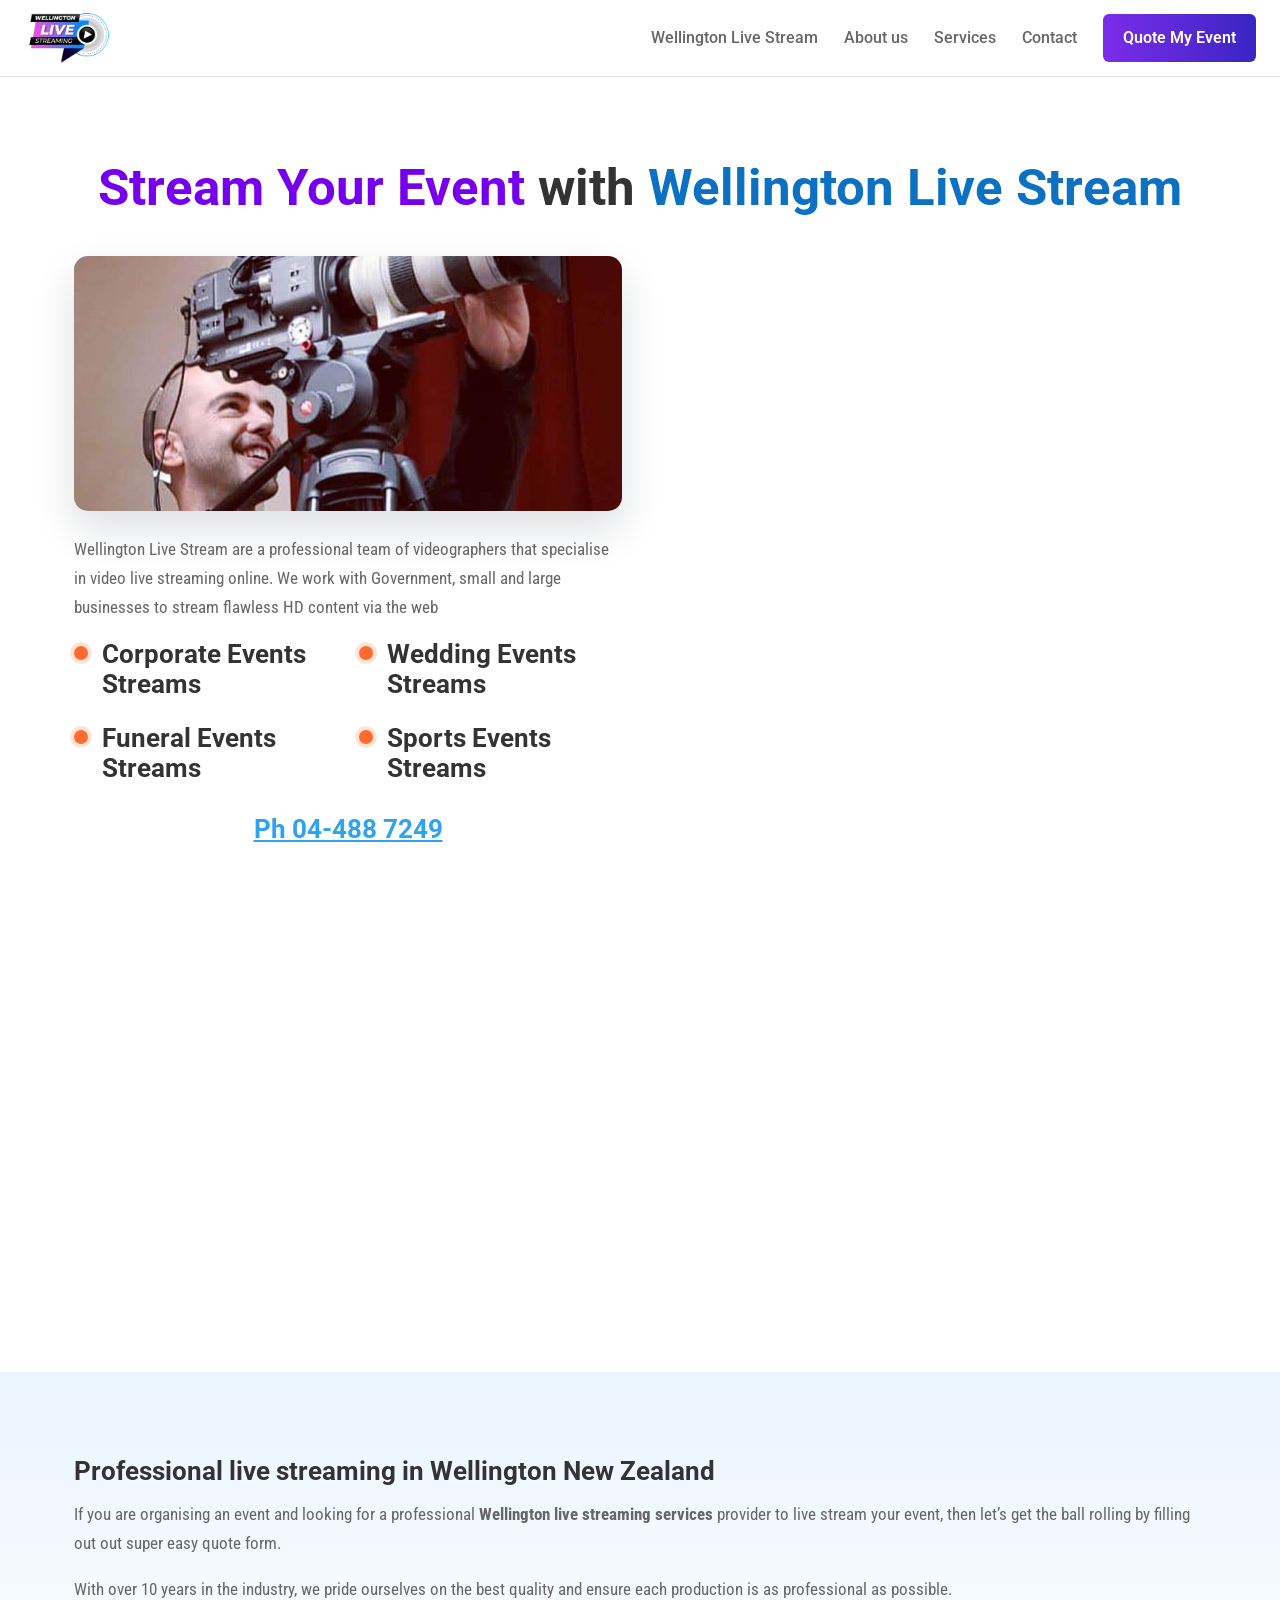
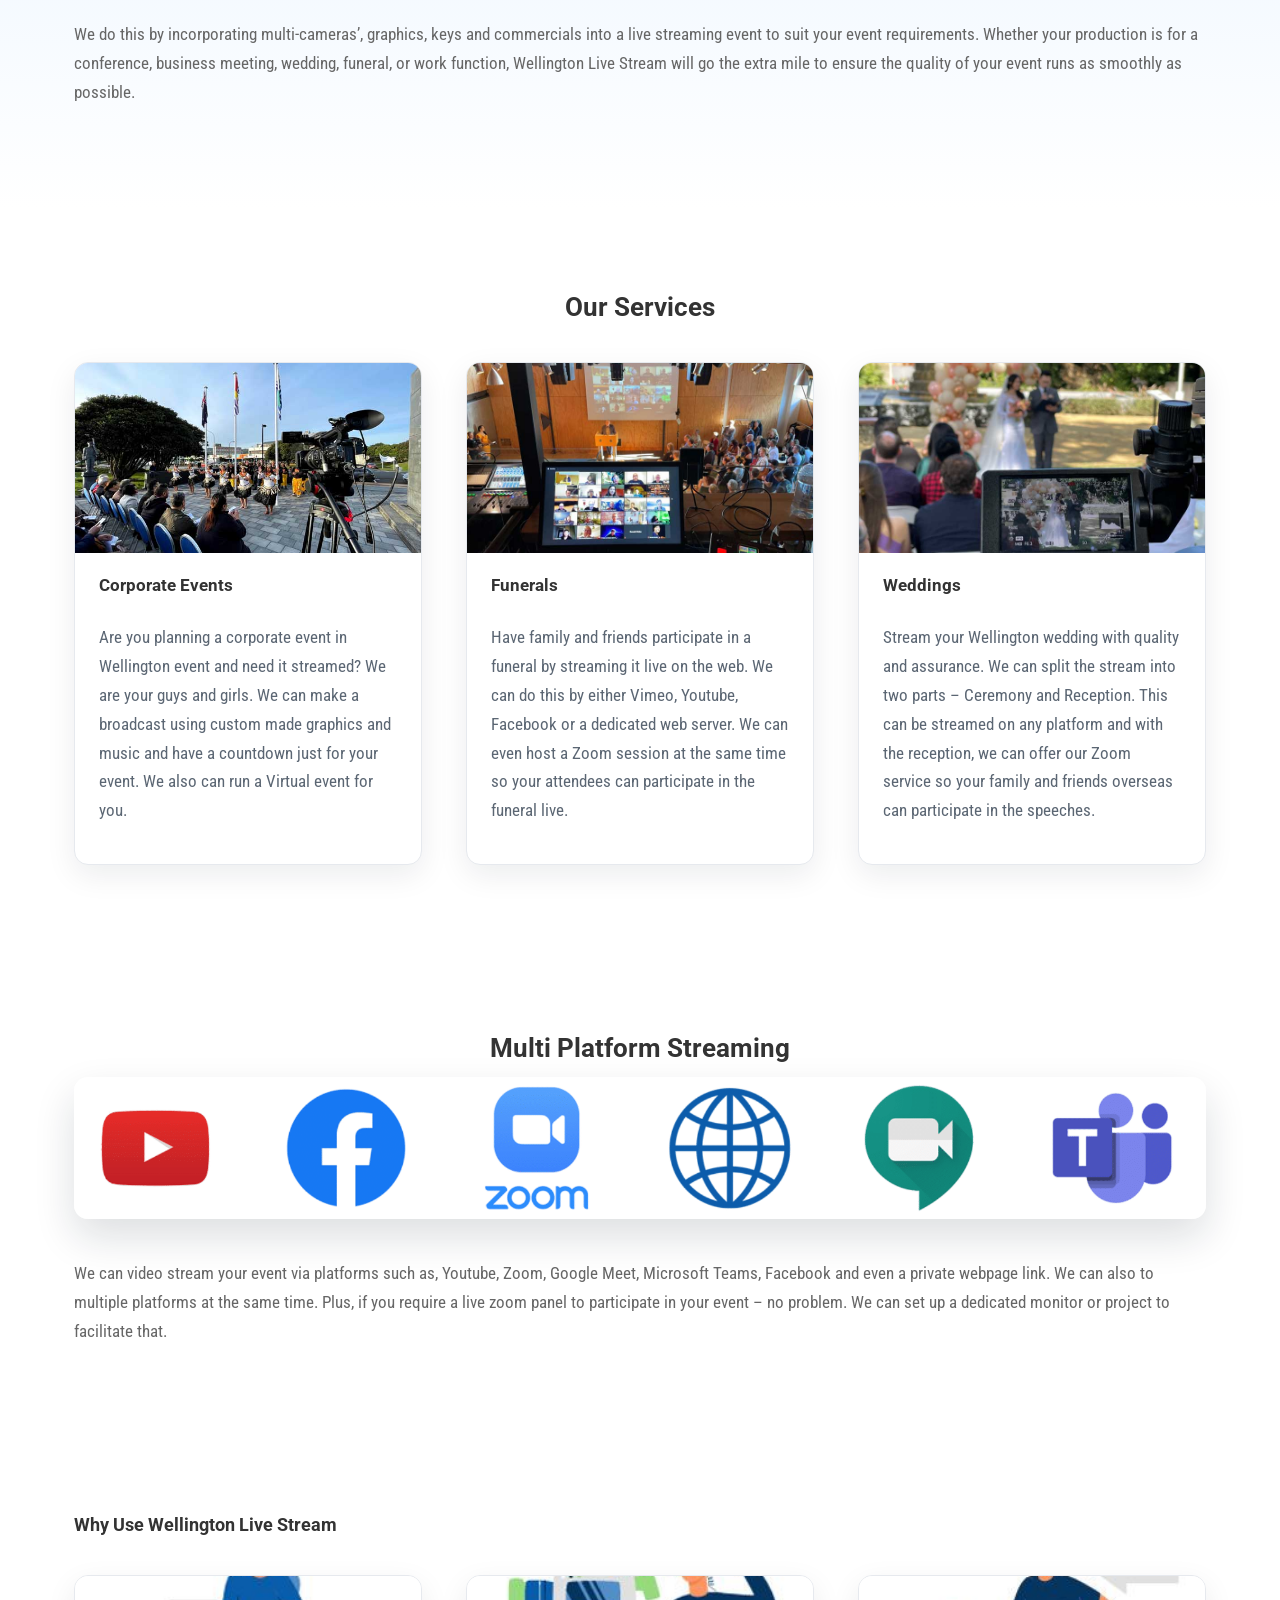
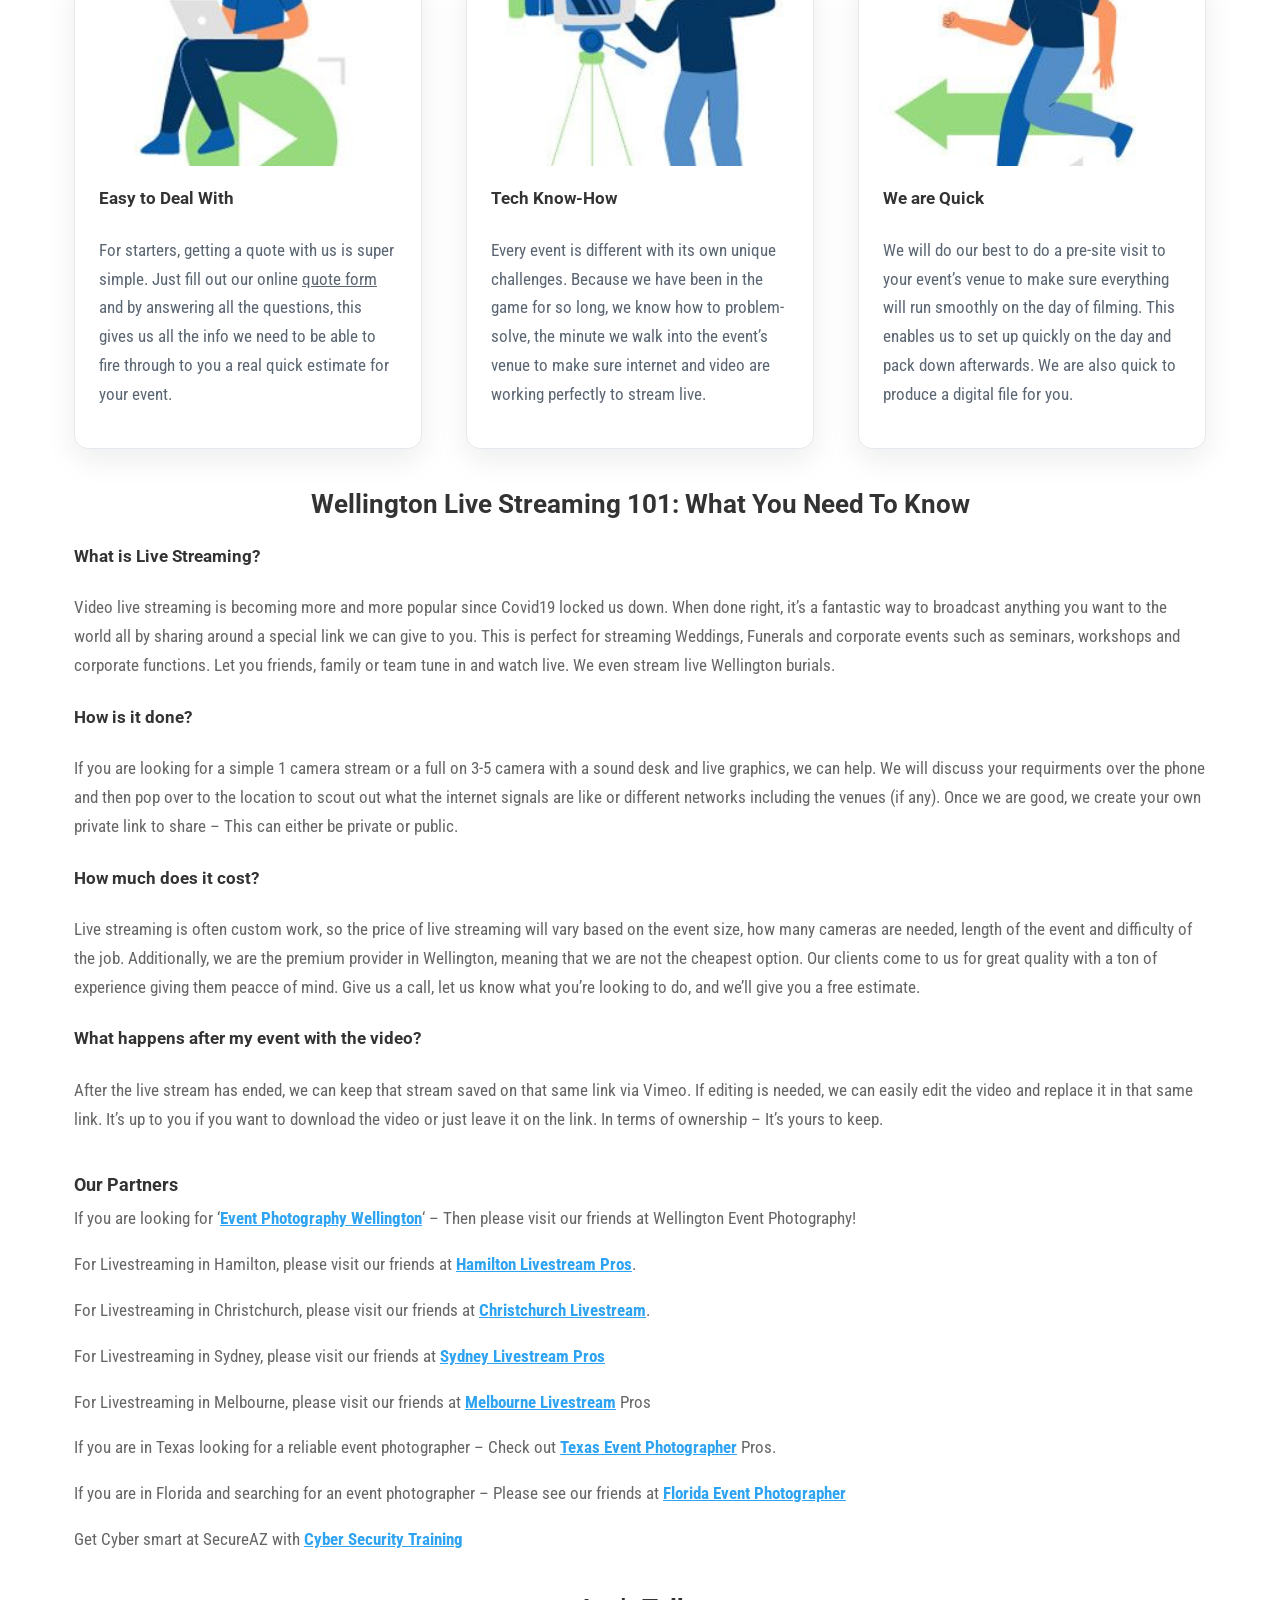
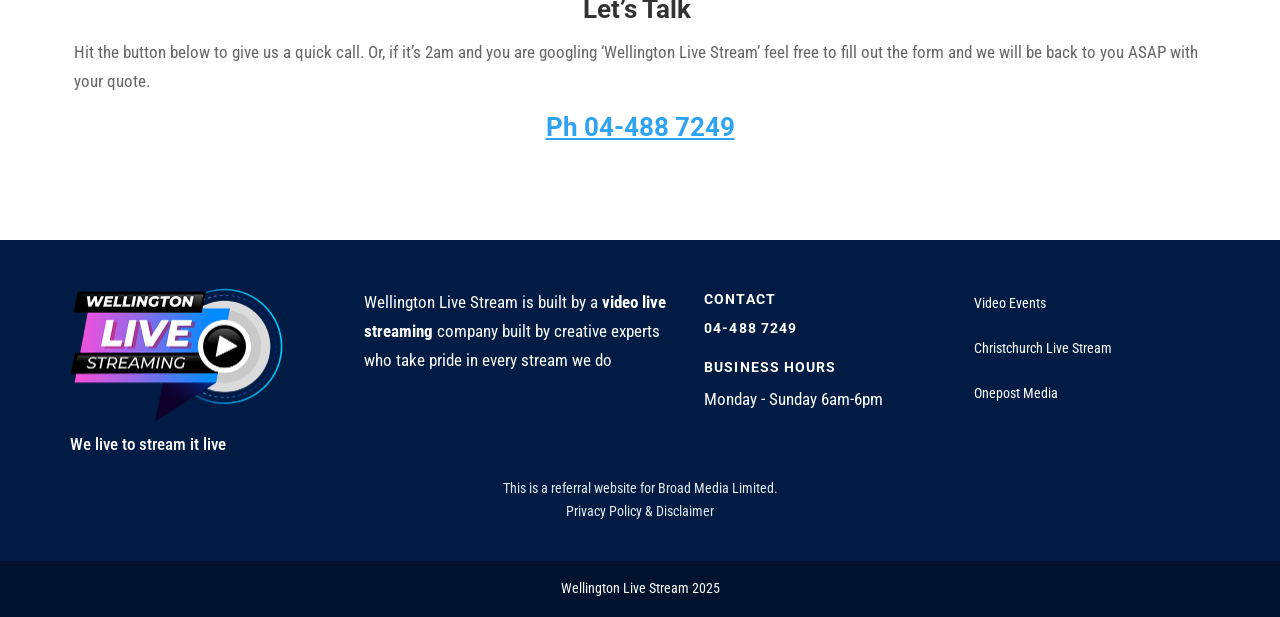
<file: index.html>
<!doctype html>
<html lang="en-NZ">
<head>
<!-- Google tag (gtag.js) -->
<script async src="https://www.googletagmanager.com/gtag/js?id=G-CTC9TEWYFM"></script>
<script>
  window.dataLayer = window.dataLayer || [];
  function gtag(){dataLayer.push(arguments);}
  gtag('js', new Date());
  gtag('config', 'G-CTC9TEWYFM');
  gtag('config', 'AW-11038579753');
</script>
<meta charset="UTF-8">
<meta name="viewport" content="width=device-width, initial-scale=1.0">
<link rel="icon" href="/favicon-32.png" sizes="32x32" type="image/png">
<link rel="icon" href="/favicon-192.png" sizes="192x192" type="image/png">
<link rel="apple-touch-icon" href="/apple-touch-icon.png">
<title>Wellington Live Stream - Event Video Live Streaming in Wellington</title>
<meta name="description" content="Video Live stream your Wellington event online with our professional service. Live Walkthroughs, Online HD Stream, Government and Business">
<meta name="robots" content="index, follow, max-image-preview:large, max-snippet:-1, max-video-preview:-1">
<link rel="canonical" href="https://wellingtonlivestream.co.nz/">
<meta property="og:locale" content="en_US">
<meta property="og:type" content="website">
<meta property="og:title" content="Wellington Live Stream - Event Video Live Streaming in Wellington">
<meta property="og:description" content="Video Live stream your Wellington event online with our professional service. Live Walkthroughs, Online HD Stream, Government and Business">
<meta property="og:url" content="https://wellingtonlivestream.co.nz/">
<meta property="og:site_name" content="Wellington Live stream - Online Video Live Streaming in Wellington NZ">
<meta property="og:image" content="https://fast.wistia.com/embed/medias/d3iaprfxdb/swatch">
<meta name="twitter:card" content="summary_large_image">
<script type="application/ld+json">{"@context": "https://schema.org", "@graph": [{"@type": "WebPage", "@id": "https://wellingtonlivestream.co.nz/", "url": "https://wellingtonlivestream.co.nz/", "name": "Wellington Live Stream - Event Video Live Streaming in Wellington", "isPartOf": {"@id": "https://wellingtonlivestream.co.nz/#website"}, "about": {"@id": "https://wellingtonlivestream.co.nz/#organization"}, "primaryImageOfPage": {"@id": "https://wellingtonlivestream.co.nz/#primaryimage"}, "image": {"@id": "https://wellingtonlivestream.co.nz/#primaryimage"}, "thumbnailUrl": "https://fast.wistia.com/embed/medias/d3iaprfxdb/swatch", "datePublished": "2020-09-24T22:55:16+00:00", "dateModified": "2025-05-12T10:06:31+00:00", "description": "Video Live stream your Wellington event online with our professional service. Live Walkthroughs, Online HD Stream, Government and Business", "breadcrumb": {"@id": "https://wellingtonlivestream.co.nz/#breadcrumb"}, "inLanguage": "en-US", "potentialAction": [{"@type": "ReadAction", "target": ["https://wellingtonlivestream.co.nz/"]}]}, {"@type": "ImageObject", "inLanguage": "en-US", "@id": "https://wellingtonlivestream.co.nz/#primaryimage", "url": "https://fast.wistia.com/embed/medias/d3iaprfxdb/swatch", "contentUrl": "https://fast.wistia.com/embed/medias/d3iaprfxdb/swatch"}, {"@type": "BreadcrumbList", "@id": "https://wellingtonlivestream.co.nz/#breadcrumb", "itemListElement": [{"@type": "ListItem", "position": 1, "name": "Home"}]}, {"@type": "WebSite", "@id": "https://wellingtonlivestream.co.nz/#website", "url": "https://wellingtonlivestream.co.nz/", "name": "Wellington Live stream - Online Video Live Streaming in Wellington NZ", "description": "Video Live stream your Wellington event online with our professional service. Live Walkthroughs, Online HD Stream, Government and Business", "publisher": {"@id": "https://wellingtonlivestream.co.nz/#organization"}, "inLanguage": "en-US"}, {"@type": "Organization", "@id": "https://wellingtonlivestream.co.nz/#organization", "name": "Wellington Live stream", "url": "https://wellingtonlivestream.co.nz/", "logo": {"@type": "ImageObject", "inLanguage": "en-US", "@id": "https://wellingtonlivestream.co.nz/#/schema/logo/image/", "url": "https://wellingtonlivestream.co.nz/images/logo.svg", "contentUrl": "https://wellingtonlivestream.co.nz/images/logo.svg", "width": "1024", "height": "1024", "caption": "Wellington Live stream"}, "image": {"@id": "https://wellingtonlivestream.co.nz/#/schema/logo/image/"}}]}</script>
<script type="application/ld+json">{"@context": "https://schema.org", "@type": ["LocalBusiness", "ProfessionalService"], "@id": "https://wellingtonlivestream.co.nz/#localbusiness", "name": "Wellington Live Stream", "url": "https://wellingtonlivestream.co.nz/", "telephone": "+6444887249", "email": "hello@wellingtonlivestream.co.nz", "image": "https://wellingtonlivestream.co.nz/images/Wellington-livestreaming-logo.png", "logo": "https://wellingtonlivestream.co.nz/images/Wellington-livestreaming-logo.png", "description": "Professional live streaming, event video and photography in Wellington, New Zealand.", "priceRange": "$$", "areaServed": {"@type": "City", "name": "Wellington"}, "address": {"@type": "PostalAddress", "addressLocality": "Wellington", "addressCountry": "NZ"}, "openingHoursSpecification": [{"@type": "OpeningHoursSpecification", "dayOfWeek": ["Monday", "Tuesday", "Wednesday", "Thursday", "Friday", "Saturday", "Sunday"], "opens": "06:00", "closes": "18:00"}], "makesOffer": [{"@type": "Offer", "itemOffered": {"@type": "Service", "name": "Corporate Events Live Streaming"}}, {"@type": "Offer", "itemOffered": {"@type": "Service", "name": "Funeral Live Streaming"}}, {"@type": "Offer", "itemOffered": {"@type": "Service", "name": "Wedding Live Streaming"}}]}</script>
<link rel="preconnect" href="https://fonts.googleapis.com">
<link rel="preconnect" href="https://fonts.gstatic.com" crossorigin>
<link rel="preload" as="style" href="https://fonts.googleapis.com/css2?family=Roboto:wght@400;500;700;900&family=Roboto+Condensed:wght@400;500;700&display=swap" onload="this.onload=null;this.rel='stylesheet'">
<noscript><link rel="stylesheet" href="https://fonts.googleapis.com/css2?family=Roboto:wght@400;500;700;900&family=Roboto+Condensed:wght@400;500;700&display=swap"></noscript>
<link rel="stylesheet" href="/css/style.css">
<style id="mnfix">.mobile-menu.open{max-height:calc(100vh - 150px);max-height:calc(100dvh - 150px);overflow-y:auto;-webkit-overflow-scrolling:touch;overscroll-behavior:contain}.mobile-menu.msub-ready .mobile-submenu{display:none}.mobile-menu.msub-ready .mobile-submenu.open{display:flex}.mobile-menu a.msub-parent{display:flex;justify-content:space-between;align-items:center}.mobile-menu a.msub-parent::after{content:"";width:8px;height:8px;border-right:2px solid currentColor;border-bottom:2px solid currentColor;transform:rotate(45deg);margin-right:6px;transition:transform .2s}.mobile-menu a.msub-parent[aria-expanded=true]::after{transform:rotate(-135deg)}</style></head>
<body class="">
<header class="classic">
  <div class="c-head wrap">
    <a href="/" class="brand"><img src="/images/Wellington-livestreaming-logo.png" alt="Wellington Live Stream" width="480" height="300"></a>
    <nav class="links"><a href="/">Wellington Live Stream</a><a href="/about-us/">About us</a><a href="/services/">Services</a><a href="/contact/">Contact</a><a href="#quote">Quote My Event</a></nav>
    <button type="button" class="hamburger-btn" id="hamburgerBtn" aria-label="Open menu" aria-expanded="false"><svg viewBox="0 0 24 24" fill="none" stroke="#fff" stroke-width="2.4" stroke-linecap="round" stroke-linejoin="round"><path d="M4 7h16M4 12h16M4 17h16"/></svg></button>
  </div>
  <div class="mobile-menu" id="mobileMenu"><a href="/">Wellington Live Stream</a><a href="/about-us/">About us</a><a href="/services/">Services</a><a href="/contact/">Contact</a><a href="#quote">Quote My Event</a><a href="tel:+6444887249" class="mobile-menu-phone">Call 04-488 7249</a></div>
</header>
<main>
<section class=""><div class="wrap"><div class="row"><div class="text"><h1><span style="color: #7600ed;">Stream Your Event</span> with <span style="color: #0c71c3;">Wellington Live Stream</span></h1></div></div><div class="row cols cols-2 formrow"><div class="col"><div class="figure"><img src="/images/bradjpg.jpg" alt="brisbane live streaming - brad on the job" width="800" height="372" loading="lazy" decoding="async"></div><div class="text"><p>Wellington Live Stream are a professional team of videographers that specialise in video live streaming online. We work with Government, small and large businesses to stream flawless HD content via the web</p>

<ul>
<li>
<h2>Corporate Events Streams</h2>
</li>
<li>
<h2>Wedding Events Streams</h2>
</li>
<li>
<h2>Funeral Events Streams</h2>
</li>
<li>
<h2>Sports Events Streams</h2>
</li>
</ul></div><div class="text"><h2><a href="tel:+6444887249">Ph 04-488 7249</a></h2></div></div><div class="col"><div class="form-card" id=quote><iframe src="https://api.leadconnectorhq.com/widget/form/z7brEDOnfsUhMDEml6hc" style="width:100%;height:100%;min-height:1023px;border:none;border-radius:14px" id="inline-z7brEDOnfsUhMDEml6hc" data-layout="{'id':'INLINE'}" data-trigger-type="alwaysShow" data-trigger-value="" data-activation-type="alwaysActivated" data-activation-value="" data-deactivation-type="neverDeactivate" data-deactivation-value="" data-form-name="Welly Live Stream" data-height="1023" data-layout-iframe-id="inline-z7brEDOnfsUhMDEml6hc" data-form-id="z7brEDOnfsUhMDEml6hc" data-cookie-consent="true" data-cookie-consent-provider="auto" title="Welly Live Stream"></iframe></div></div></div></div></section>
<section class="sec-grad"><div class="wrap"><div class="row"><div class="text">

<h2>Professional live streaming in Wellington New Zealand</h2>






<p>If you are organising an event and looking for a professional <strong>Wellington live streaming services</strong> provider to live stream your event, then let’s get the ball rolling by filling out out super easy quote form.</p>
<p>With over 10 years in the industry, we pride ourselves on the best quality and ensure each production is as professional as possible.</p>
<p>We do this by incorporating multi-cameras’, graphics, keys and commercials into a live streaming event to suit your event requirements. Whether your production is for a  conference, business meeting, wedding, funeral, or work function, Wellington Live Stream will go the extra mile to ensure the quality of your event runs as smoothly as possible.</p>


</div></div></div></section>
<section class=""><div class="wrap"><div class="row"><div class="text"><h2>Our Services</h2></div></div><div class="row cols cols-3"><div class="col"><div class="blurb"><div class="figure"><img src="/images/Filming-1.jpg" alt="Corporate event live streaming" width="617" height="347" loading="lazy" decoding="async"></div><h4>Corporate Events</h4><p>Are you planning a corporate event in Wellington event and need it streamed? We are your guys and girls. We can make a broadcast using custom made graphics and music and have a countdown just for your event. We also can run a Virtual event for you.</p></div></div><div class="col"><div class="blurb"><div class="figure"><img src="/images/Filming-5.jpg" alt="Funeral Wellington Livestreaming" width="768" height="432" loading="lazy" decoding="async"></div><h4>Funerals</h4><p>Have family and friends participate in a funeral by streaming it live on the web. We can do this by either Vimeo, Youtube, Facebook or a dedicated web server. We can even host a Zoom session at the same time so your attendees can participate in the funeral live.</p></div></div><div class="col"><div class="blurb"><div class="figure"><img src="/images/Filming-6.jpg" alt="Wellington Wedding Live Streaming" width="768" height="432" loading="lazy" decoding="async"></div><h4>Weddings</h4><p>Stream your Wellington wedding with quality and assurance. We can split the stream into two parts – Ceremony and Reception. This can be streamed on any platform and with the reception, we can offer our Zoom service so your family and friends overseas can participate in the speeches.</p></div></div></div></div></section>
<section class=""><div class="wrap"><div class="row"><div class="text">

<h2>Multi Platform Streaming</h2>








</div><div class="figure"><img src="/images/Screen-Shot-2020-10-27-at-12.07.39-AM.png" alt="We can stream live to microsoft teams, google meet, youtube, facebook, zoom and a private web server" width="1794" height="226" loading="lazy" decoding="async"></div></div><div class="row"><div class="text">
We can video stream your event via platforms such as, Youtube, Zoom, Google Meet, Microsoft Teams, Facebook and even a private webpage link. We can also to multiple platforms at the same time. Plus, if you require a live zoom panel to participate in your event – no problem. We can set up a dedicated monitor or project to facilitate that.

</div></div></div></section>
<section class=""><div class="wrap"><div class="row"><div class="text"><h3>Why Use Wellington Live Stream</h3></div></div><div class="row cols cols-3"><div class="col"><div class="blurb"><div class="figure"><img src="/images/Easy-to-deal-with.jpg" alt="wellington live stream - why use our service - Easy to deal with" width="280" height="280" loading="lazy" decoding="async"></div><h4>Easy to Deal With</h4><p>For starters, getting a quote with us is super simple. Just fill out our online <a href="https://wellingtonlivestream/quote" target="_blank" rel="noopener">quote form</a> and by answering all the questions, this gives us all the info we need to be able to fire through to you a real quick estimate for your event.</p></div></div><div class="col"><div class="blurb"><div class="figure"><img src="/images/Tech-Know-how.jpg" alt="wellington live stream - why use our service - easy to use" width="280" height="280" loading="lazy" decoding="async"></div><h4>Tech Know-How</h4><p>Every event is different with its own unique challenges. Because we have been in the game for so long, we know how to problem-solve, the minute we walk into the event’s venue to make sure internet and video are working perfectly to stream live.</p></div></div><div class="col"><div class="blurb"><div class="figure"><img src="/images/We-are-Quick.jpg" alt="wellington live stream - we are quick at what we do" width="280" height="280" loading="lazy" decoding="async"></div><h4>We are Quick</h4><p>We will do our best to do a pre-site visit to your event’s venue to make sure everything will run smoothly on the day of filming. This enables us to set up quickly on the day and pack down afterwards. We are also quick to produce a digital file for you.</p></div></div></div><div class="row"><div class="text"><h2>Wellington Live Streaming 101: What You Need To Know</h2></div><div class="text"><h4>What is Live Streaming?</h4>
<p>Video live streaming is becoming more and more popular since Covid19 locked us down. When done right, it’s a fantastic way to broadcast anything you want to the world all by sharing around a special link we can give to you. This is perfect for streaming Weddings, Funerals and corporate events such as seminars, workshops and corporate functions. Let you friends, family or team tune in and watch live. We even stream live Wellington burials.</p>
<h4>How is it done?</h4>
<p>If you are looking for a simple 1 camera stream or a full on 3-5 camera with a sound desk and live graphics, we can help. We will discuss your requirments over the phone and then pop over to the location to scout out what the internet signals are like or different networks including the venues (if any). Once we are good, we create your own private link to share – This can either be private or public.</p>
<h4>How much does it cost?</h4>
<p>Live streaming is often custom work, so the price of live streaming will vary based on the event size, how many cameras are needed, length of the event and difficulty of the job. Additionally, we are the premium provider in Wellington, meaning that we are not the cheapest option. Our clients come to us for great quality with a ton of experience giving them peacce of mind. Give us a call, let us know what you’re looking to do, and we’ll give you a free estimate.</p>
<h4>What happens after my event with the video?</h4>
<p>After the live stream has ended, we can keep that stream saved on that same link via Vimeo. If editing is needed, we can easily edit the video and replace it in that same link. It’s up to you if you want to download the video or just leave it on the link. In terms of ownership – It’s yours to keep.</p></div></div><div class="row"><div class="text"><h3>Our Partners</h3>
<p>If you are looking for ‘<a href="https://eventphotographywellington.co.nz/" target="_blank" rel="noopener">Event Photography Wellington</a>‘ – Then please visit our friends at Wellington Event Photography!</p>
<p>For Livestreaming in Hamilton, please visit our friends at <a href="https://hamiltonlivestream.co.nz/" target="_blank" rel="noopener">Hamilton Livestream Pros</a>.</p>
<p>For Livestreaming in Christchurch, please visit our friends at <a href="https://christchurchlivestream.co.nz/" target="_blank" rel="noopener">Christchurch Livestream</a>.</p>
<p>For Livestreaming in Sydney, please visit our friends at <a href="https://livestreamsydney.com.au/" target="_blank" rel="noopener">Sydney Livestream Pros</a></p>
<p>For Livestreaming in Melbourne, please visit our friends at <a href="https://melbournelivestreampros.com.au/" target="_blank" rel="noopener">Melbourne Livestream</a> Pros</p>
<p>If you are in Texas looking for a reliable event photographer – Check out <a href="https://eventphotographytx.com/" target="_blank" rel="noopener">Texas Event Photographer</a> Pros.</p>
<p>If you are in Florida and searching for an event photographer – Please see our friends at <a href="https://eventphotographyflorida.com/" target="_blank" rel="noopener">Florida Event Photographer</a></p>
<p>Get Cyber smart at SecureAZ with <a href="https://secureaz.co.nz/" target="_blank" rel="noopener">Cyber Security Training</a></p></div></div><div class="row"><div class="text">

<h2>Let’s Talk </h2>

</div><div class="text"><p>Hit the button below to give us a quick call. Or, if it’s 2am and you are googling ‘Wellington Live Stream’ feel free to fill out the form and we will be back to you ASAP with your quote.</p></div><div class="text"><h2><a href="tel:+6444887249">Ph 04-488 7249</a></h2></div></div></div></section>
</main>
<footer class="footer-wls">
  <div class="fw">
    <div><img src="/images/logo.png" alt="wellington online video streaming new zealand logo for home page" width="213" height="135" loading="lazy"><p class="cap">We live to stream it live</p></div>
    <div><p>Wellington Live Stream is built by a <strong>video live streaming</strong> company built by creative experts who take pride in every stream we do</p></div>
    <div><h4>Contact</h4><h4><a href="tel:+6444887249">04-488 7249</a></h4><h4 style="margin-top:14px">Business Hours</h4><p>Monday - Sunday 6am-6pm</p></div>
    <div><ul><li><a href="https://videoevents.co.nz" target="_blank" rel="noopener">Video Events</a></li><li><a href="https://christchurchlivestream.co.nz" target="_blank" rel="noopener">Christchurch Live Stream</a></li><li><a href="https://onepost.co.nz" target="_blank" rel="noopener">Onepost Media</a></li></ul></div>
  </div>
  <div class="disc">This is a referral website for Broad Media Limited.<br><a href="/privacy-policy/">Privacy Policy &amp; Disclaimer</a></div>
  <div class="bot">Wellington Live Stream 2025</div>
</footer>
<script>
(function(){var b=document.getElementById('hamburgerBtn'),m=document.getElementById('mobileMenu');if(!b||!m)return;b.addEventListener('click',function(){var o=m.classList.toggle('open');b.setAttribute('aria-expanded',o?'true':'false');});})();
</script>
<script src="https://link.msgsndr.com/js/form_embed.js" defer></script>
<script id="mnfixjs">(function(){var m=document.getElementById("mobileMenu");if(!m)return;m.querySelectorAll(".mobile-submenu").forEach(function(s){var p=s.previousElementSibling;if(!p||p.tagName!=="A")return;var a=document.createElement("a");a.href=p.getAttribute("href");a.textContent="All "+p.textContent.trim();s.insertBefore(a,s.firstChild);m.classList.add("msub-ready");p.classList.add("msub-parent");p.setAttribute("aria-expanded","false");p.addEventListener("click",function(e){e.preventDefault();var o=s.classList.toggle("open");p.setAttribute("aria-expanded",o?"true":"false")})});var b=document.getElementById("hamburgerBtn");document.addEventListener("pointerdown",function(e){if(!m.classList.contains("open")||m.contains(e.target)||(b&&b.contains(e.target)))return;m.classList.remove("open");if(b)b.setAttribute("aria-expanded","false")})})();</script></body>
</html>
</file>
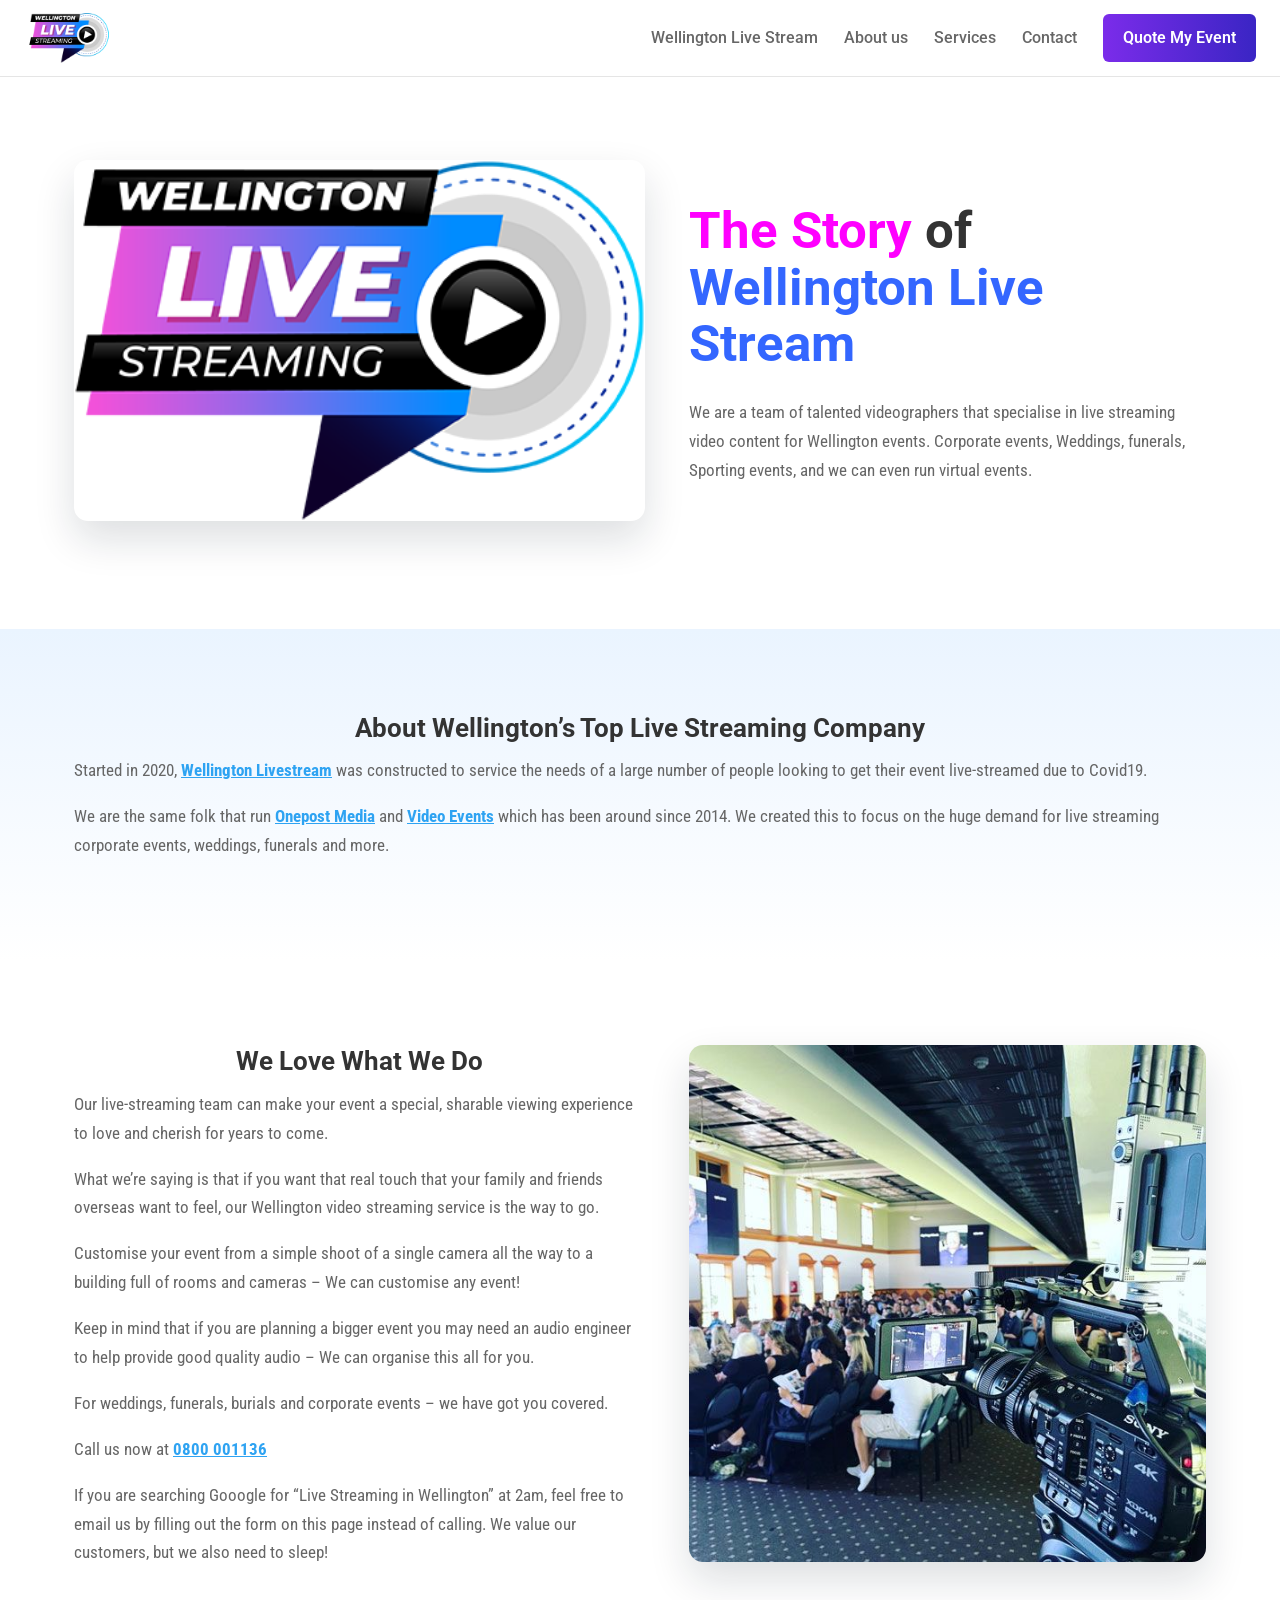
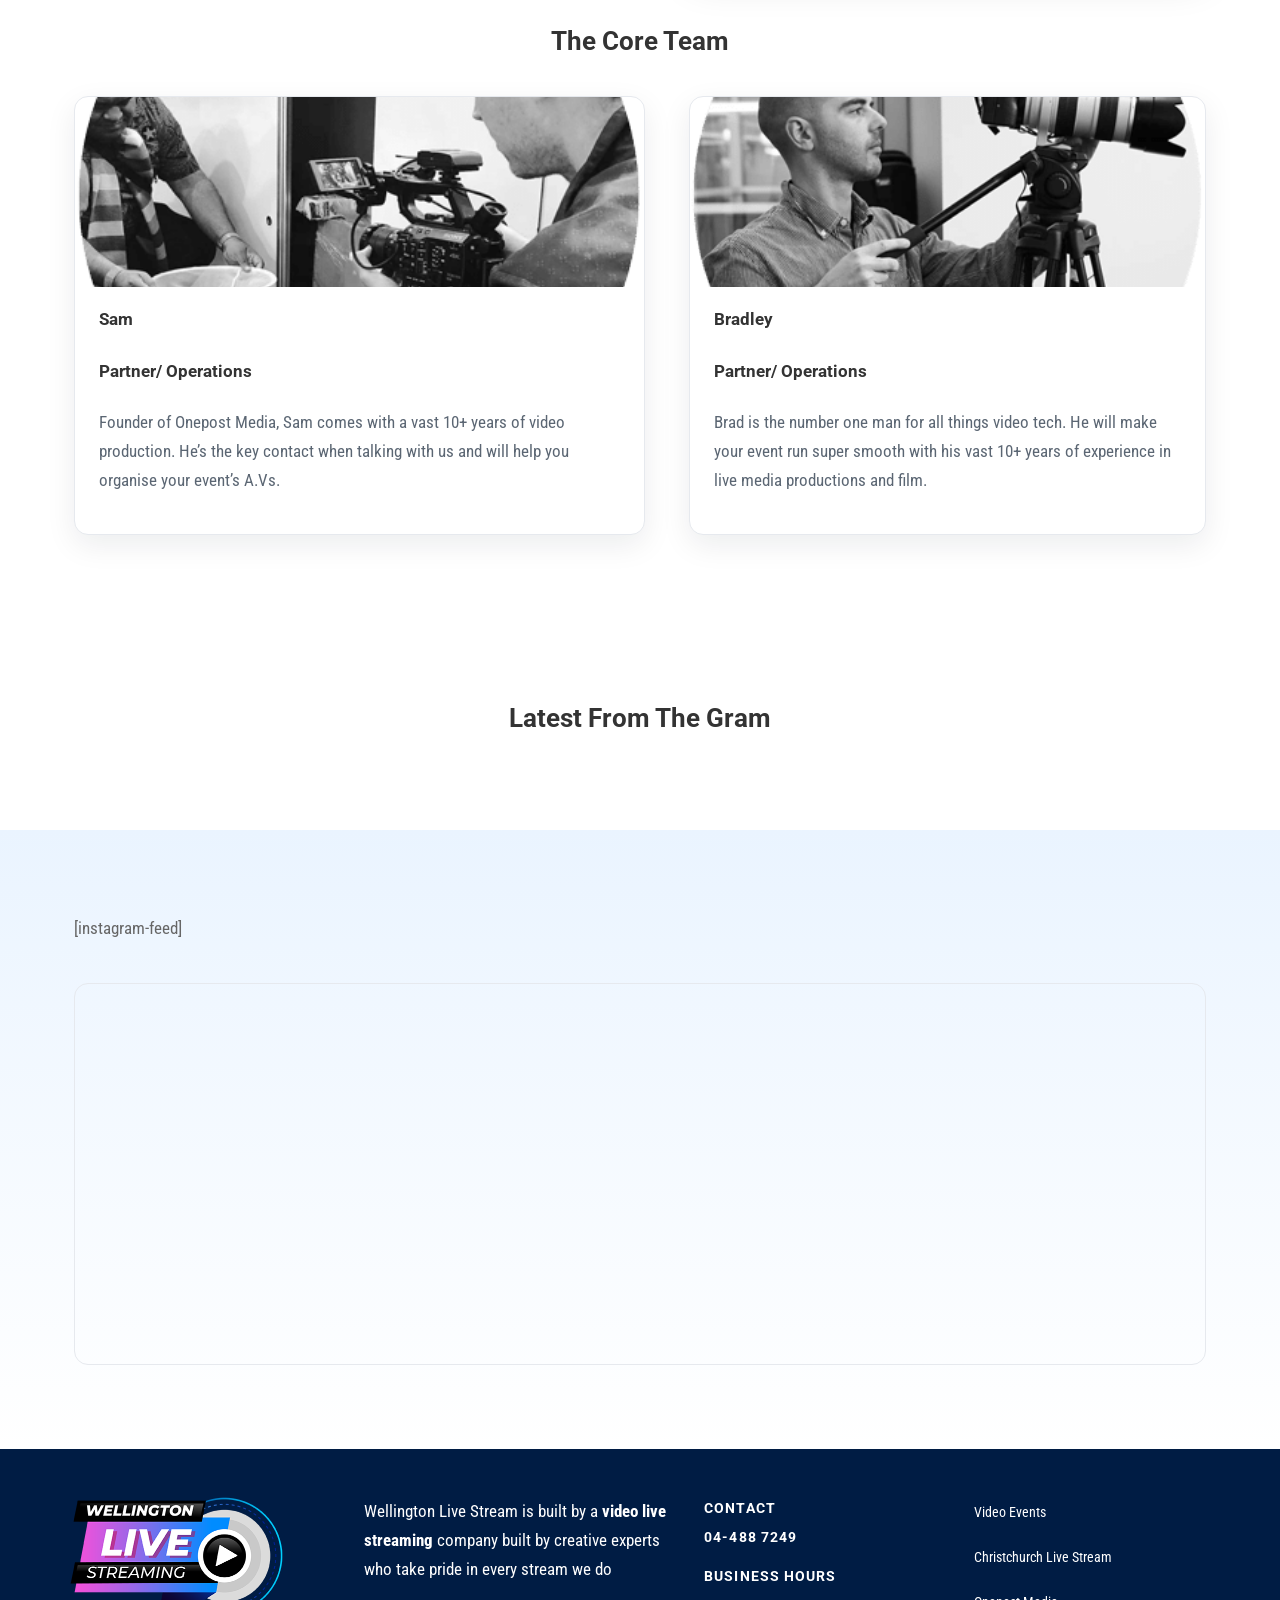
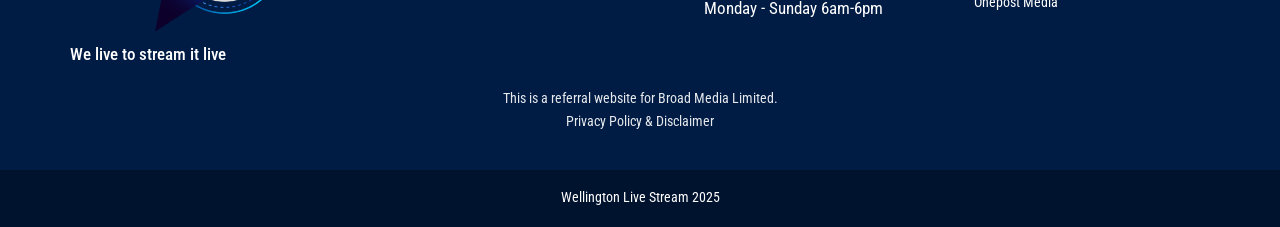
<file: about-us/index.html>
<!doctype html>
<html lang="en-NZ">
<head>
<!-- Google tag (gtag.js) -->
<script async src="https://www.googletagmanager.com/gtag/js?id=G-CTC9TEWYFM"></script>
<script>
  window.dataLayer = window.dataLayer || [];
  function gtag(){dataLayer.push(arguments);}
  gtag('js', new Date());
  gtag('config', 'G-CTC9TEWYFM');
  gtag('config', 'AW-11038579753');
</script>
<meta charset="UTF-8">
<meta name="viewport" content="width=device-width, initial-scale=1.0">
<link rel="icon" href="/favicon-32.png" sizes="32x32" type="image/png">
<link rel="icon" href="/favicon-192.png" sizes="192x192" type="image/png">
<link rel="apple-touch-icon" href="/apple-touch-icon.png">
<title>About Wellington Live Streaming - Live Event Broadcast</title>
<meta name="description" content="Stream your wedding, funeral or corporate live with our quality live streaming service. We have the highest quality gear and talent.">
<meta name="robots" content="index, follow, max-image-preview:large, max-snippet:-1, max-video-preview:-1">
<link rel="canonical" href="https://wellingtonlivestream.co.nz/about-us/">
<meta property="og:locale" content="en_US">
<meta property="og:type" content="article">
<meta property="og:title" content="About Wellington Live Streaming - Live Event Broadcast">
<meta property="og:description" content="Stream your wedding, funeral or corporate live with our quality live streaming service. We have the highest quality gear and talent.">
<meta property="og:url" content="https://wellingtonlivestream.co.nz/about-us/">
<meta property="og:site_name" content="Wellington Live stream - Online Video Live Streaming in Wellington NZ">
<meta name="twitter:card" content="summary_large_image">
<meta name="twitter:label1" content="Est. reading time">
<meta name="twitter:data1" content="3 minutes">
<script type="application/ld+json">{"@context": "https://schema.org", "@graph": [{"@type": "WebPage", "@id": "https://wellingtonlivestream.co.nz/about-us/", "url": "https://wellingtonlivestream.co.nz/about-us/", "name": "About Wellington Live Streaming - Live Event Broadcast", "isPartOf": {"@id": "https://wellingtonlivestream.co.nz/#website"}, "datePublished": "2020-10-12T21:07:41+00:00", "dateModified": "2022-10-31T21:32:05+00:00", "description": "Stream your wedding, funeral or corporate live with our quality live streaming service. We have the highest quality gear and talent.", "breadcrumb": {"@id": "https://wellingtonlivestream.co.nz/about-us/#breadcrumb"}, "inLanguage": "en-US", "potentialAction": [{"@type": "ReadAction", "target": ["https://wellingtonlivestream.co.nz/about-us/"]}]}, {"@type": "BreadcrumbList", "@id": "https://wellingtonlivestream.co.nz/about-us/#breadcrumb", "itemListElement": [{"@type": "ListItem", "position": 1, "name": "Home", "item": "https://wellingtonlivestream.co.nz/"}, {"@type": "ListItem", "position": 2, "name": "About us"}]}, {"@type": "WebSite", "@id": "https://wellingtonlivestream.co.nz/#website", "url": "https://wellingtonlivestream.co.nz/", "name": "Wellington Live stream - Online Video Live Streaming in Wellington NZ", "description": "Video Live stream your Wellington event online with our professional service. Live Walkthroughs, Online HD Stream, Government and Business", "publisher": {"@id": "https://wellingtonlivestream.co.nz/#organization"}, "inLanguage": "en-US"}, {"@type": "Organization", "@id": "https://wellingtonlivestream.co.nz/#organization", "name": "Wellington Live stream", "url": "https://wellingtonlivestream.co.nz/", "logo": {"@type": "ImageObject", "inLanguage": "en-US", "@id": "https://wellingtonlivestream.co.nz/#/schema/logo/image/", "url": "https://wellingtonlivestream.co.nz/images/logo.svg", "contentUrl": "https://wellingtonlivestream.co.nz/images/logo.svg", "width": "1024", "height": "1024", "caption": "Wellington Live stream"}, "image": {"@id": "https://wellingtonlivestream.co.nz/#/schema/logo/image/"}}]}</script>

<link rel="preconnect" href="https://fonts.googleapis.com">
<link rel="preconnect" href="https://fonts.gstatic.com" crossorigin>
<link rel="preload" as="style" href="https://fonts.googleapis.com/css2?family=Roboto:wght@400;500;700;900&family=Roboto+Condensed:wght@400;500;700&display=swap" onload="this.onload=null;this.rel='stylesheet'">
<noscript><link rel="stylesheet" href="https://fonts.googleapis.com/css2?family=Roboto:wght@400;500;700;900&family=Roboto+Condensed:wght@400;500;700&display=swap"></noscript>
<link rel="stylesheet" href="/css/style.css">
<style id="mnfix">.mobile-menu.open{max-height:calc(100vh - 150px);max-height:calc(100dvh - 150px);overflow-y:auto;-webkit-overflow-scrolling:touch;overscroll-behavior:contain}.mobile-menu.msub-ready .mobile-submenu{display:none}.mobile-menu.msub-ready .mobile-submenu.open{display:flex}.mobile-menu a.msub-parent{display:flex;justify-content:space-between;align-items:center}.mobile-menu a.msub-parent::after{content:"";width:8px;height:8px;border-right:2px solid currentColor;border-bottom:2px solid currentColor;transform:rotate(45deg);margin-right:6px;transition:transform .2s}.mobile-menu a.msub-parent[aria-expanded=true]::after{transform:rotate(-135deg)}</style></head>
<body class="">
<header class="classic">
  <div class="c-head wrap">
    <a href="/" class="brand"><img src="/images/Wellington-livestreaming-logo.png" alt="Wellington Live Stream" width="480" height="300"></a>
    <nav class="links"><a href="/">Wellington Live Stream</a><a href="/about-us/">About us</a><a href="/services/">Services</a><a href="/contact/">Contact</a><a href="#quote">Quote My Event</a></nav>
    <button type="button" class="hamburger-btn" id="hamburgerBtn" aria-label="Open menu" aria-expanded="false"><svg viewBox="0 0 24 24" fill="none" stroke="#fff" stroke-width="2.4" stroke-linecap="round" stroke-linejoin="round"><path d="M4 7h16M4 12h16M4 17h16"/></svg></button>
  </div>
  <div class="mobile-menu" id="mobileMenu"><a href="/">Wellington Live Stream</a><a href="/about-us/">About us</a><a href="/services/">Services</a><a href="/contact/">Contact</a><a href="#quote">Quote My Event</a><a href="tel:+6444887249" class="mobile-menu-phone">Call 04-488 7249</a></div>
</header>
<main>
<section class=""><div class="wrap"><div class="row cols cols-2"><div class="col"><div class="figure"><img src="/images/logo.png" alt="wellington online video streaming new zealand logo for home page" width="426" height="269" loading="lazy" decoding="async"></div></div><div class="col"><div class="text"><h1><span style="color: #ff00ff;">The Story</span> of <span style="color: #3366ff;">Wellington Live Stream</span></h1>
<p>We are a team of talented videographers that specialise in live streaming video content for Wellington events. Corporate events, Weddings, funerals, Sporting events, and we can even run virtual events.</p></div></div></div></div></section>
<section class="sec-grad"><div class="wrap"><div class="row"><div class="text"><h2>About Wellington’s Top Live Streaming Company</h2></div><div class="text"><p>Started in 2020,<strong> </strong><a href="/">Wellington Livestream</a> was constructed to service the needs of a large number of people looking to get their event live-streamed due to Covid19.</p>
<p>We are the same folk that run <a href="https://onepost.co.nz" target="_blank" rel="noopener">Onepost Media</a> and <a href="https://videoevents.co.nz" target="_blank" rel="noopener">Video Events</a> which has been around since 2014. We created this to focus on the huge demand for live streaming corporate events, weddings, funerals and more.</p></div></div></div></section>
<section class=""><div class="wrap"><div class="row cols cols-2"><div class="col"><div class="text"><h2>We Love What We Do</h2></div><div class="text"><p>Our live-streaming team can make your event a special, sharable viewing experience to love and cherish for years to come.  </p>
<p>What we’re saying is that if you want that real touch that your family and friends overseas want to feel, our Wellington video streaming service is the way to go.</p>
<p>Customise your event from a simple shoot of a single camera all the way to a building full of rooms and cameras – We can customise any event! </p>
<p>Keep in mind that if you are planning a bigger event you may need an audio engineer to help provide good quality audio – We can organise this all for you.</p>
<p>For weddings, funerals, burials and corporate events – we have got you covered.</p>
<p>Call us now at<span style="color: #000000;"> <a href="tel:+64800001136">0800 001136</a></span></p>
<p>If you are searching Gooogle for “Live Streaming in Wellington” at 2am, feel free to email us by filling out the form on this page instead of calling. We value our customers, but we also need to sleep!</p></div></div><div class="col"><div class="figure"><img src="/images/Wellington-livestream-in-the-process-of-filming-a-funeral.jpg" alt="Wellington-livestream-in-the-process-of-filming-a-funeral" width="576" height="576" loading="lazy" decoding="async"></div></div></div><div class="row"><div class="text"><h2>The Core Team</h2></div></div><div class="row cols cols-2"><div class="col"><div class="blurb"><div class="figure"><img src="/images/Wellington-Live-Stream_Sam-image.png" alt="Sam - Wellington video livestreaming image" width="384" height="383" loading="lazy" decoding="async"></div><h4>Sam</h4><h4>Partner/ Operations</h4>
<p>Founder of Onepost Media, Sam comes with a vast 10+ years of video production. He’s the key contact when talking with us and will help you organise your event’s A.Vs.</p></div></div><div class="col"><div class="blurb"><div class="figure"><img src="/images/Wellington-Live-Stream_Brad-Image.png" alt="Brad Team awesome - video live streaming wellington team" width="384" height="383" loading="lazy" decoding="async"></div><h4>Bradley</h4><h4>Partner/ Operations</h4>
<p>Brad is the number one man for all things video tech. He will make your event run super smooth with his vast 10+ years of experience in live media productions and film.</p></div></div></div></div></section>
<section class=""><div class="wrap"><div class="row"><div class="text"><h2>Latest From The Gram</h2></div></div></div></section>
<section class="sec-grad"><div class="wrap"><div class="row">
[instagram-feed]
</div><div class="row"><div class="map-embed"><iframe src="https://www.google.com/maps/embed?pb=!1m14!1m8!1m3!1d191972.37245766423!2d174.7542577!3d-41.2529602!3m2!1i1024!2i768!4f13.1!3m3!1m2!1s0x0%3A0x691413cde061788e!2sWellington%20Live%20Stream%20-%20Video%20Live%20Streaming%20in%20Wellington%20New%20Zealand!5e0!3m2!1sen!2snz!4v1667251812632!5m2!1sen!2snz" width="600" height="380" style="border:0" allowfullscreen loading="lazy" referrerpolicy="no-referrer-when-downgrade" title="Wellington Live Stream service area map"></iframe></div></div></div></section>
</main>
<footer class="footer-wls">
  <div class="fw">
    <div><img src="/images/logo.png" alt="wellington online video streaming new zealand logo for home page" width="213" height="135" loading="lazy"><p class="cap">We live to stream it live</p></div>
    <div><p>Wellington Live Stream is built by a <strong>video live streaming</strong> company built by creative experts who take pride in every stream we do</p></div>
    <div><h4>Contact</h4><h4><a href="tel:+6444887249">04-488 7249</a></h4><h4 style="margin-top:14px">Business Hours</h4><p>Monday - Sunday 6am-6pm</p></div>
    <div><ul><li><a href="https://videoevents.co.nz" target="_blank" rel="noopener">Video Events</a></li><li><a href="https://christchurchlivestream.co.nz" target="_blank" rel="noopener">Christchurch Live Stream</a></li><li><a href="https://onepost.co.nz" target="_blank" rel="noopener">Onepost Media</a></li></ul></div>
  </div>
  <div class="disc">This is a referral website for Broad Media Limited.<br><a href="/privacy-policy/">Privacy Policy &amp; Disclaimer</a></div>
  <div class="bot">Wellington Live Stream 2025</div>
</footer>
<script>
(function(){var b=document.getElementById('hamburgerBtn'),m=document.getElementById('mobileMenu');if(!b||!m)return;b.addEventListener('click',function(){var o=m.classList.toggle('open');b.setAttribute('aria-expanded',o?'true':'false');});})();
</script>
<script src="https://link.msgsndr.com/js/form_embed.js" defer></script>
<script id="mnfixjs">(function(){var m=document.getElementById("mobileMenu");if(!m)return;m.querySelectorAll(".mobile-submenu").forEach(function(s){var p=s.previousElementSibling;if(!p||p.tagName!=="A")return;var a=document.createElement("a");a.href=p.getAttribute("href");a.textContent="All "+p.textContent.trim();s.insertBefore(a,s.firstChild);m.classList.add("msub-ready");p.classList.add("msub-parent");p.setAttribute("aria-expanded","false");p.addEventListener("click",function(e){e.preventDefault();var o=s.classList.toggle("open");p.setAttribute("aria-expanded",o?"true":"false")})});var b=document.getElementById("hamburgerBtn");document.addEventListener("pointerdown",function(e){if(!m.classList.contains("open")||m.contains(e.target)||(b&&b.contains(e.target)))return;m.classList.remove("open");if(b)b.setAttribute("aria-expanded","false")})})();</script></body>
</html>
</file>
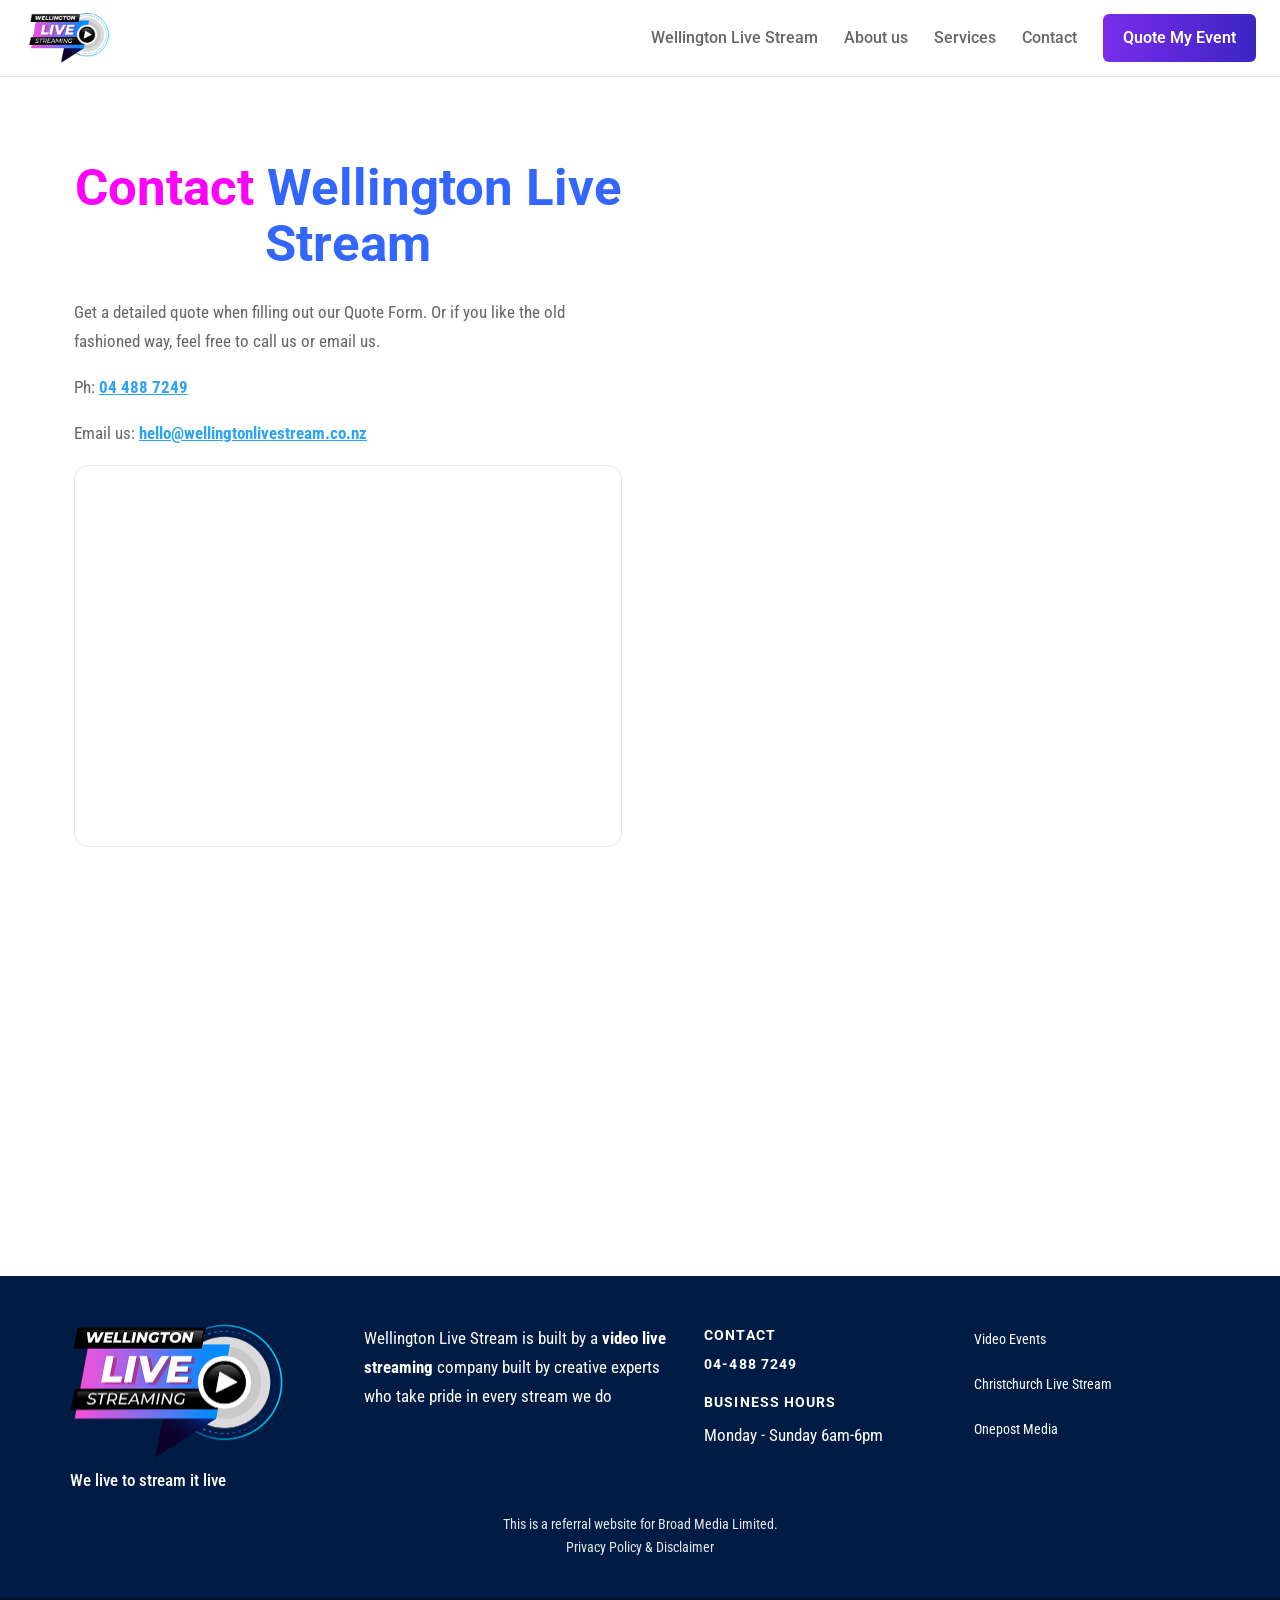
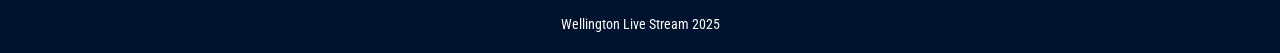
<file: contact/index.html>
<!doctype html>
<html lang="en-NZ">
<head>
<!-- Google tag (gtag.js) -->
<script async src="https://www.googletagmanager.com/gtag/js?id=G-CTC9TEWYFM"></script>
<script>
  window.dataLayer = window.dataLayer || [];
  function gtag(){dataLayer.push(arguments);}
  gtag('js', new Date());
  gtag('config', 'G-CTC9TEWYFM');
  gtag('config', 'AW-11038579753');
</script>
<meta charset="UTF-8">
<meta name="viewport" content="width=device-width, initial-scale=1.0">
<link rel="icon" href="/favicon-32.png" sizes="32x32" type="image/png">
<link rel="icon" href="/favicon-192.png" sizes="192x192" type="image/png">
<link rel="apple-touch-icon" href="/apple-touch-icon.png">
<title>Contact - Wellington Live stream - Online Video Live Streaming in Wellington NZ</title>
<meta name="robots" content="index, follow, max-image-preview:large, max-snippet:-1, max-video-preview:-1">
<link rel="canonical" href="https://wellingtonlivestream.co.nz/contact/">
<meta property="og:locale" content="en_US">
<meta property="og:type" content="article">
<meta property="og:title" content="Contact - Wellington Live stream - Online Video Live Streaming in Wellington NZ">
<meta property="og:url" content="https://wellingtonlivestream.co.nz/contact/">
<meta property="og:site_name" content="Wellington Live stream - Online Video Live Streaming in Wellington NZ">
<meta name="twitter:card" content="summary_large_image">
<meta name="twitter:label1" content="Est. reading time">
<meta name="twitter:data1" content="1 minute">
<script type="application/ld+json">{"@context": "https://schema.org", "@graph": [{"@type": "WebPage", "@id": "https://wellingtonlivestream.co.nz/contact/", "url": "https://wellingtonlivestream.co.nz/contact/", "name": "Contact - Wellington Live stream - Online Video Live Streaming in Wellington NZ", "isPartOf": {"@id": "https://wellingtonlivestream.co.nz/#website"}, "datePublished": "2020-10-25T08:58:49+00:00", "dateModified": "2024-07-30T23:35:23+00:00", "breadcrumb": {"@id": "https://wellingtonlivestream.co.nz/contact/#breadcrumb"}, "inLanguage": "en-US", "potentialAction": [{"@type": "ReadAction", "target": ["https://wellingtonlivestream.co.nz/contact/"]}]}, {"@type": "BreadcrumbList", "@id": "https://wellingtonlivestream.co.nz/contact/#breadcrumb", "itemListElement": [{"@type": "ListItem", "position": 1, "name": "Home", "item": "https://wellingtonlivestream.co.nz/"}, {"@type": "ListItem", "position": 2, "name": "Contact"}]}, {"@type": "WebSite", "@id": "https://wellingtonlivestream.co.nz/#website", "url": "https://wellingtonlivestream.co.nz/", "name": "Wellington Live stream - Online Video Live Streaming in Wellington NZ", "description": "Video Live stream your Wellington event online with our professional service. Live Walkthroughs, Online HD Stream, Government and Business", "publisher": {"@id": "https://wellingtonlivestream.co.nz/#organization"}, "inLanguage": "en-US"}, {"@type": "Organization", "@id": "https://wellingtonlivestream.co.nz/#organization", "name": "Wellington Live stream", "url": "https://wellingtonlivestream.co.nz/", "logo": {"@type": "ImageObject", "inLanguage": "en-US", "@id": "https://wellingtonlivestream.co.nz/#/schema/logo/image/", "url": "https://wellingtonlivestream.co.nz/images/logo.svg", "contentUrl": "https://wellingtonlivestream.co.nz/images/logo.svg", "width": "1024", "height": "1024", "caption": "Wellington Live stream"}, "image": {"@id": "https://wellingtonlivestream.co.nz/#/schema/logo/image/"}}]}</script>

<link rel="preconnect" href="https://fonts.googleapis.com">
<link rel="preconnect" href="https://fonts.gstatic.com" crossorigin>
<link rel="preload" as="style" href="https://fonts.googleapis.com/css2?family=Roboto:wght@400;500;700;900&family=Roboto+Condensed:wght@400;500;700&display=swap" onload="this.onload=null;this.rel='stylesheet'">
<noscript><link rel="stylesheet" href="https://fonts.googleapis.com/css2?family=Roboto:wght@400;500;700;900&family=Roboto+Condensed:wght@400;500;700&display=swap"></noscript>
<link rel="stylesheet" href="/css/style.css">
<style id="mnfix">.mobile-menu.open{max-height:calc(100vh - 150px);max-height:calc(100dvh - 150px);overflow-y:auto;-webkit-overflow-scrolling:touch;overscroll-behavior:contain}.mobile-menu.msub-ready .mobile-submenu{display:none}.mobile-menu.msub-ready .mobile-submenu.open{display:flex}.mobile-menu a.msub-parent{display:flex;justify-content:space-between;align-items:center}.mobile-menu a.msub-parent::after{content:"";width:8px;height:8px;border-right:2px solid currentColor;border-bottom:2px solid currentColor;transform:rotate(45deg);margin-right:6px;transition:transform .2s}.mobile-menu a.msub-parent[aria-expanded=true]::after{transform:rotate(-135deg)}</style></head>
<body class="">
<header class="classic">
  <div class="c-head wrap">
    <a href="/" class="brand"><img src="/images/Wellington-livestreaming-logo.png" alt="Wellington Live Stream" width="480" height="300"></a>
    <nav class="links"><a href="/">Wellington Live Stream</a><a href="/about-us/">About us</a><a href="/services/">Services</a><a href="/contact/">Contact</a><a href="#quote">Quote My Event</a></nav>
    <button type="button" class="hamburger-btn" id="hamburgerBtn" aria-label="Open menu" aria-expanded="false"><svg viewBox="0 0 24 24" fill="none" stroke="#fff" stroke-width="2.4" stroke-linecap="round" stroke-linejoin="round"><path d="M4 7h16M4 12h16M4 17h16"/></svg></button>
  </div>
  <div class="mobile-menu" id="mobileMenu"><a href="/">Wellington Live Stream</a><a href="/about-us/">About us</a><a href="/services/">Services</a><a href="/contact/">Contact</a><a href="#quote">Quote My Event</a><a href="tel:+6444887249" class="mobile-menu-phone">Call 04-488 7249</a></div>
</header>
<main>
<section class=""><div class="wrap"><div class="row cols cols-2 formrow"><div class="col"><div class="text"><h1><span style="color: #ff00ff;">Contact </span><span style="color: #3366ff;">Wellington Live Stream</span></h1>
</div><div class="text"><p>Get a detailed quote when filling out our Quote Form. Or if you like the old fashioned way, feel free to call us or email us.</p>

<p>Ph: <a href="tel:+6444887249">04 488 7249</a></p>
<p>Email us: <a href="mailto:hello@wellingtonlivestream.co.nz">hello@wellingtonlivestream.co.nz</a></p></div><div class="map-embed"><iframe src="https://www.google.com/maps/embed?pb=!1m14!1m8!1m3!1d191972.37245766423!2d174.7542577!3d-41.2529602!3m2!1i1024!2i768!4f13.1!3m3!1m2!1s0x0%3A0x691413cde061788e!2sWellington%20Live%20Stream%20-%20Video%20Live%20Streaming%20in%20Wellington%20New%20Zealand!5e0!3m2!1sen!2snz!4v1667251812632!5m2!1sen!2snz" width="600" height="380" style="border:0" allowfullscreen loading="lazy" referrerpolicy="no-referrer-when-downgrade" title="Wellington Live Stream service area map"></iframe></div></div><div class="col"><div class="form-card"><iframe src="https://api.leadconnectorhq.com/widget/form/z7brEDOnfsUhMDEml6hc" style="width:100%;height:100%;min-height:1023px;border:none;border-radius:14px" id="inline-z7brEDOnfsUhMDEml6hc" data-layout="{'id':'INLINE'}" data-trigger-type="alwaysShow" data-trigger-value="" data-activation-type="alwaysActivated" data-activation-value="" data-deactivation-type="neverDeactivate" data-deactivation-value="" data-form-name="Welly Live Stream" data-height="1023" data-layout-iframe-id="inline-z7brEDOnfsUhMDEml6hc" data-form-id="z7brEDOnfsUhMDEml6hc" data-cookie-consent="true" data-cookie-consent-provider="auto" title="Welly Live Stream"></iframe></div></div></div></div></section>
</main>
<footer class="footer-wls">
  <div class="fw">
    <div><img src="/images/logo.png" alt="wellington online video streaming new zealand logo for home page" width="213" height="135" loading="lazy"><p class="cap">We live to stream it live</p></div>
    <div><p>Wellington Live Stream is built by a <strong>video live streaming</strong> company built by creative experts who take pride in every stream we do</p></div>
    <div><h4>Contact</h4><h4><a href="tel:+6444887249">04-488 7249</a></h4><h4 style="margin-top:14px">Business Hours</h4><p>Monday - Sunday 6am-6pm</p></div>
    <div><ul><li><a href="https://videoevents.co.nz" target="_blank" rel="noopener">Video Events</a></li><li><a href="https://christchurchlivestream.co.nz" target="_blank" rel="noopener">Christchurch Live Stream</a></li><li><a href="https://onepost.co.nz" target="_blank" rel="noopener">Onepost Media</a></li></ul></div>
  </div>
  <div class="disc">This is a referral website for Broad Media Limited.<br><a href="/privacy-policy/">Privacy Policy &amp; Disclaimer</a></div>
  <div class="bot">Wellington Live Stream 2025</div>
</footer>
<script>
(function(){var b=document.getElementById('hamburgerBtn'),m=document.getElementById('mobileMenu');if(!b||!m)return;b.addEventListener('click',function(){var o=m.classList.toggle('open');b.setAttribute('aria-expanded',o?'true':'false');});})();
</script>
<script src="https://link.msgsndr.com/js/form_embed.js" defer></script>
<script id="mnfixjs">(function(){var m=document.getElementById("mobileMenu");if(!m)return;m.querySelectorAll(".mobile-submenu").forEach(function(s){var p=s.previousElementSibling;if(!p||p.tagName!=="A")return;var a=document.createElement("a");a.href=p.getAttribute("href");a.textContent="All "+p.textContent.trim();s.insertBefore(a,s.firstChild);m.classList.add("msub-ready");p.classList.add("msub-parent");p.setAttribute("aria-expanded","false");p.addEventListener("click",function(e){e.preventDefault();var o=s.classList.toggle("open");p.setAttribute("aria-expanded",o?"true":"false")})});var b=document.getElementById("hamburgerBtn");document.addEventListener("pointerdown",function(e){if(!m.classList.contains("open")||m.contains(e.target)||(b&&b.contains(e.target)))return;m.classList.remove("open");if(b)b.setAttribute("aria-expanded","false")})})();</script></body>
</html>
</file>
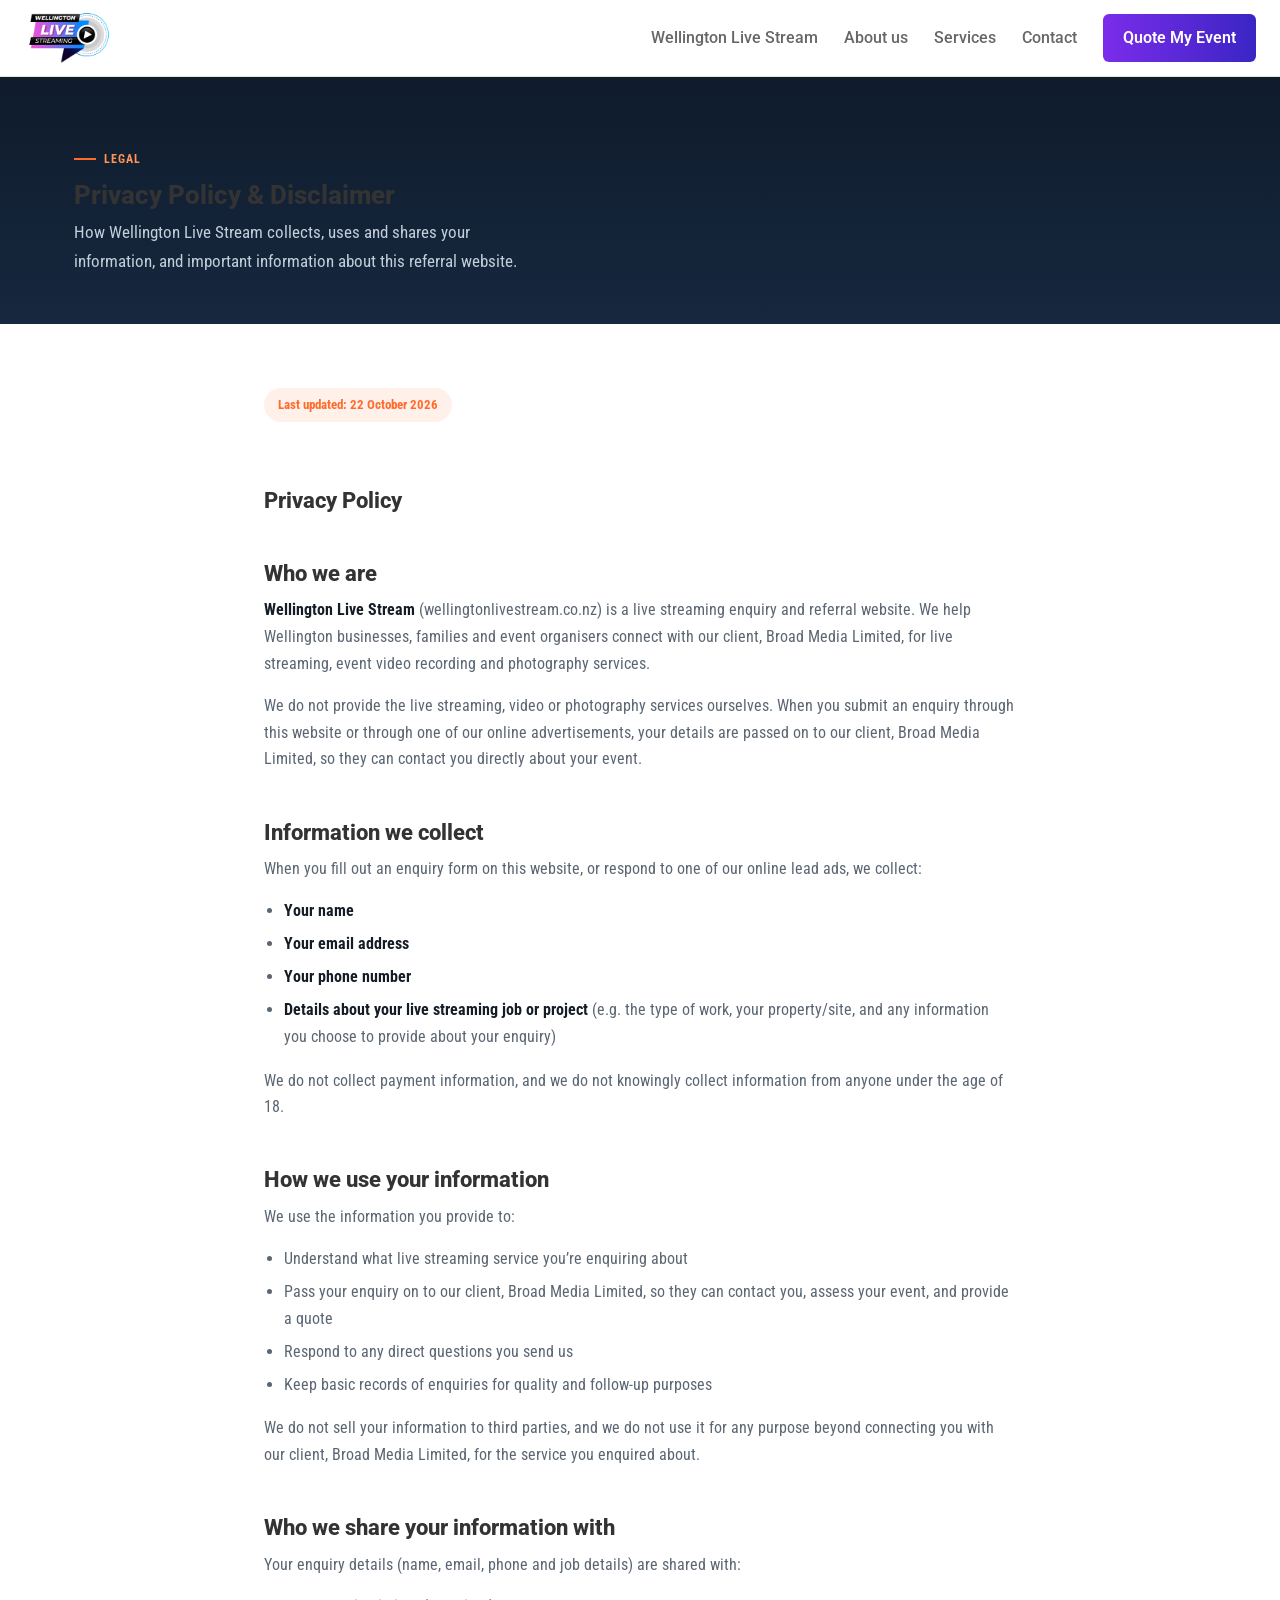
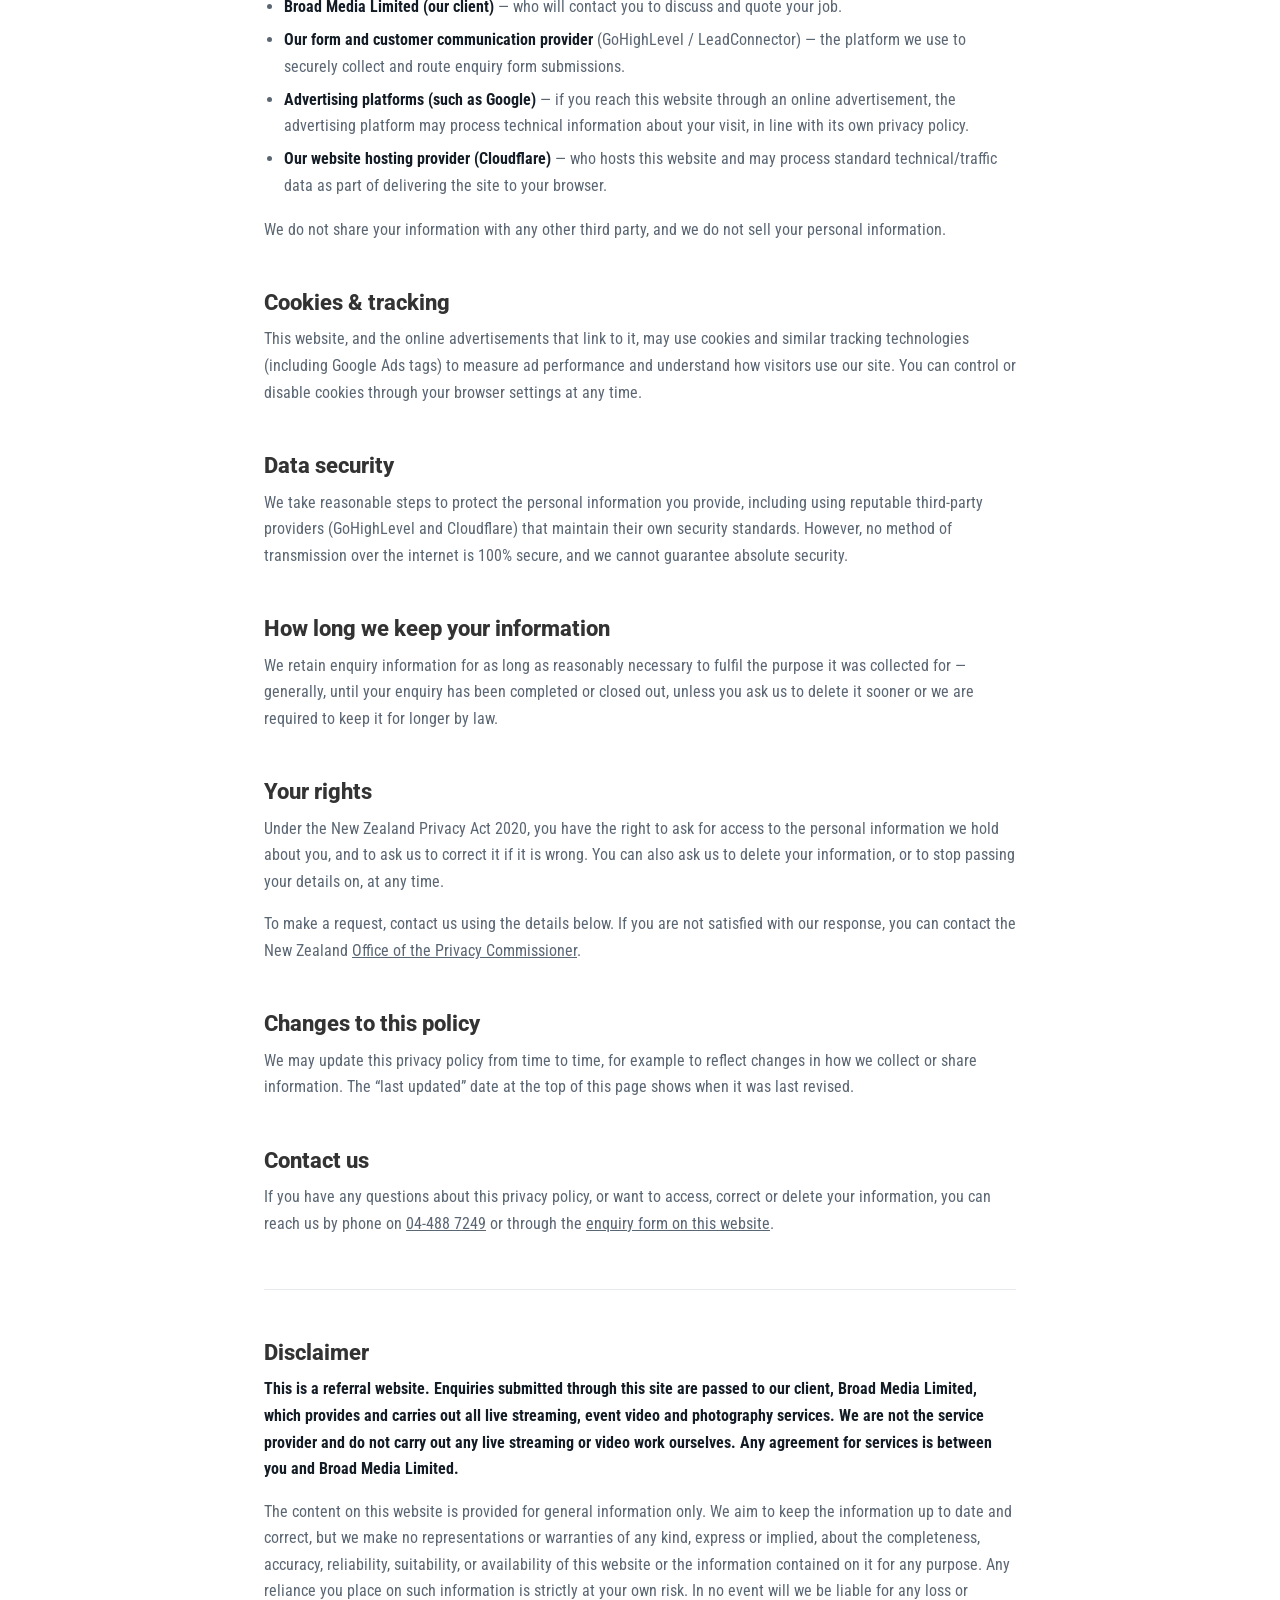
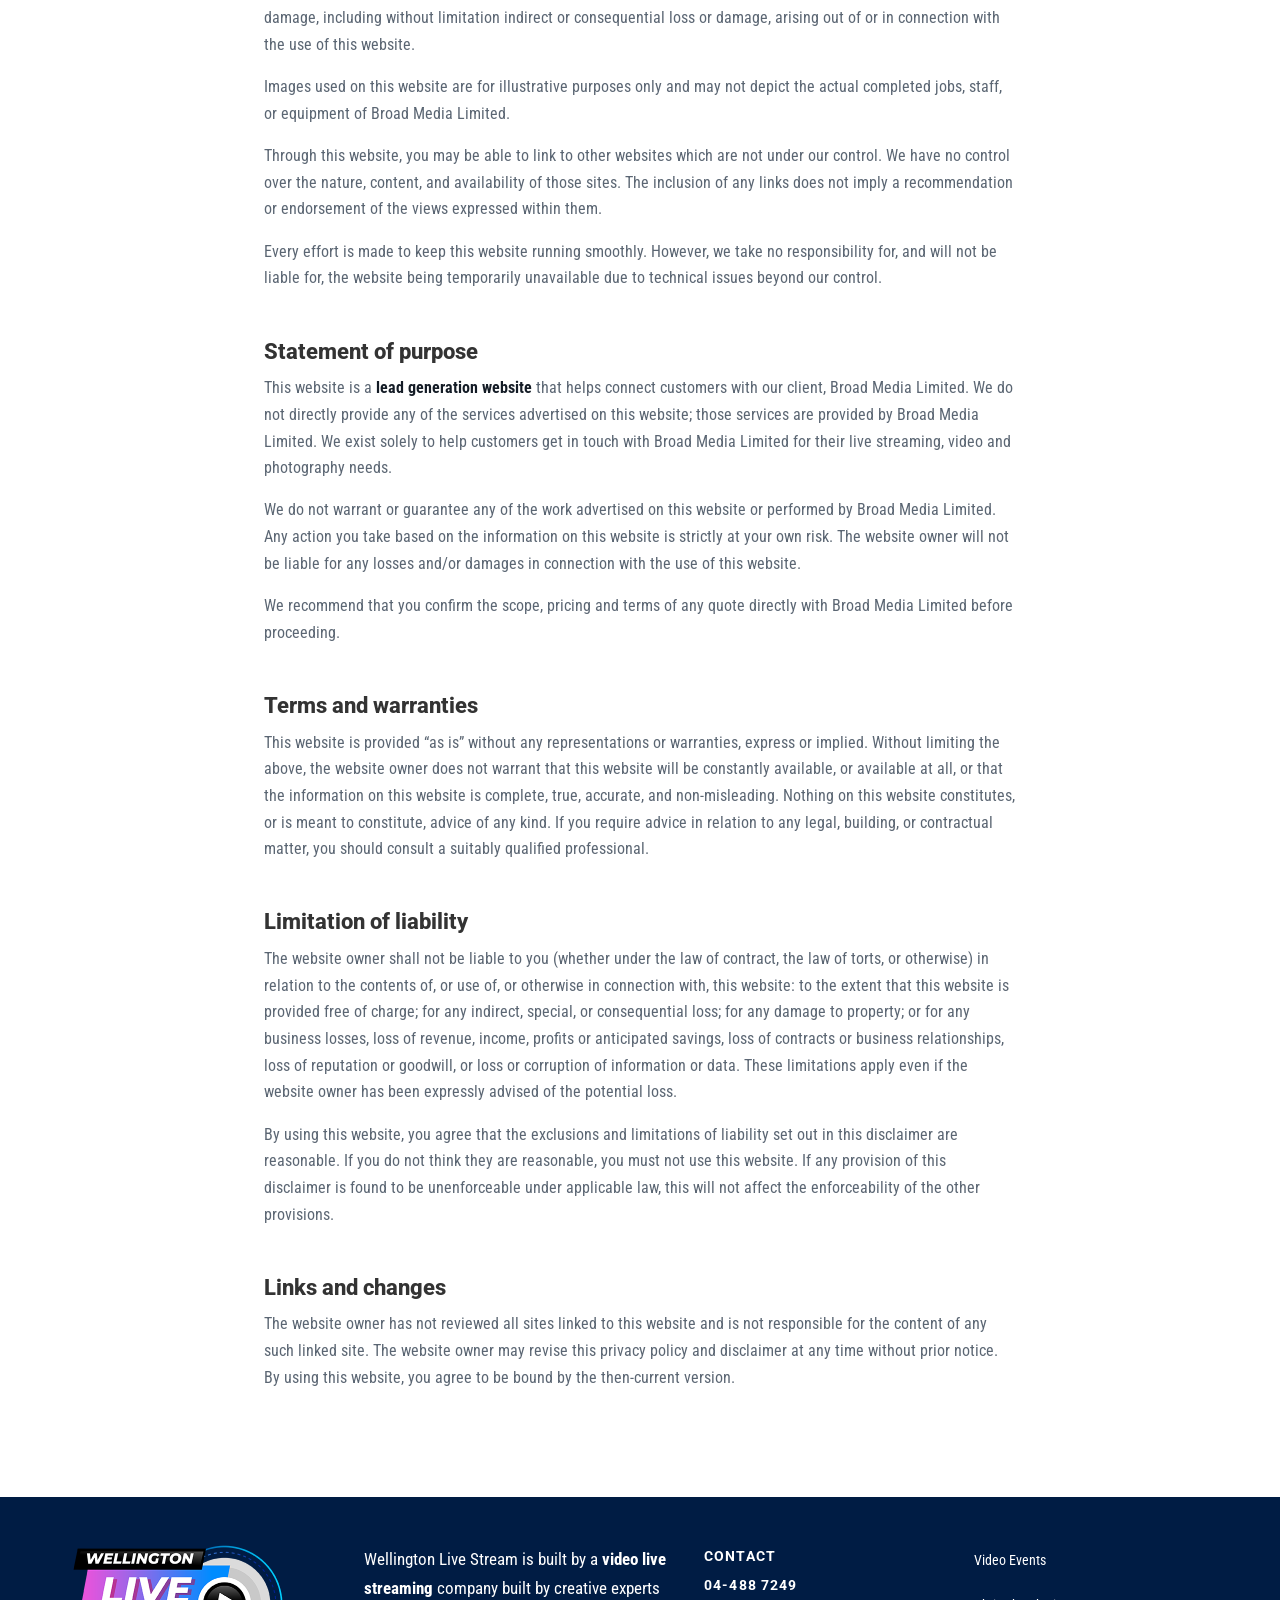
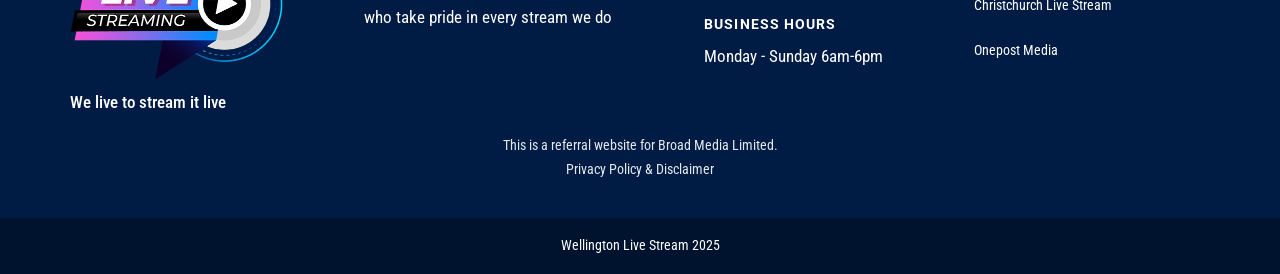
<file: privacy-policy/index.html>
<!doctype html>
<html lang="en-NZ">
<head>
<!-- Google tag (gtag.js) -->
<script async src="https://www.googletagmanager.com/gtag/js?id=G-CTC9TEWYFM"></script>
<script>
  window.dataLayer = window.dataLayer || [];
  function gtag(){dataLayer.push(arguments);}
  gtag('js', new Date());
  gtag('config', 'G-CTC9TEWYFM');
  gtag('config', 'AW-11038579753');
</script>
<meta charset="UTF-8">
<meta name="viewport" content="width=device-width, initial-scale=1.0">
<link rel="icon" href="/favicon-32.png" sizes="32x32" type="image/png">
<link rel="icon" href="/favicon-192.png" sizes="192x192" type="image/png">
<link rel="apple-touch-icon" href="/apple-touch-icon.png">
<title>Privacy Policy &amp; Disclaimer - Wellington Live Stream</title>
<meta name="description" content="Privacy Policy and Disclaimer for Wellington Live Stream, a referral website - what information we collect, how it is used and how it is shared with our client, Broad Media Limited.">
<meta name="robots" content="follow, noindex">
<link rel="canonical" href="https://wellingtonlivestream.co.nz/privacy-policy/">
<link rel="preconnect" href="https://fonts.googleapis.com">
<link rel="preconnect" href="https://fonts.gstatic.com" crossorigin>
<link rel="preload" as="style" href="https://fonts.googleapis.com/css2?family=Roboto:wght@400;500;700;900&family=Roboto+Condensed:wght@400;500;700&display=swap" onload="this.onload=null;this.rel='stylesheet'">
<noscript><link rel="stylesheet" href="https://fonts.googleapis.com/css2?family=Roboto:wght@400;500;700;900&family=Roboto+Condensed:wght@400;500;700&display=swap"></noscript>
<link rel="stylesheet" href="/css/style.css">
<style id="mnfix">.mobile-menu.open{max-height:calc(100vh - 150px);max-height:calc(100dvh - 150px);overflow-y:auto;-webkit-overflow-scrolling:touch;overscroll-behavior:contain}.mobile-menu.msub-ready .mobile-submenu{display:none}.mobile-menu.msub-ready .mobile-submenu.open{display:flex}.mobile-menu a.msub-parent{display:flex;justify-content:space-between;align-items:center}.mobile-menu a.msub-parent::after{content:"";width:8px;height:8px;border-right:2px solid currentColor;border-bottom:2px solid currentColor;transform:rotate(45deg);margin-right:6px;transition:transform .2s}.mobile-menu a.msub-parent[aria-expanded=true]::after{transform:rotate(-135deg)}</style></head>
<body class="">
<header class="classic">
  <div class="c-head wrap">
    <a href="/" class="brand"><img src="/images/Wellington-livestreaming-logo.png" alt="Wellington Live Stream" width="480" height="300"></a>
    <nav class="links"><a href="/">Wellington Live Stream</a><a href="/about-us/">About us</a><a href="/services/">Services</a><a href="/contact/">Contact</a><a href="#quote">Quote My Event</a></nav>
    <button type="button" class="hamburger-btn" id="hamburgerBtn" aria-label="Open menu" aria-expanded="false"><svg viewBox="0 0 24 24" fill="none" stroke="#fff" stroke-width="2.4" stroke-linecap="round" stroke-linejoin="round"><path d="M4 7h16M4 12h16M4 17h16"/></svg></button>
  </div>
  <div class="mobile-menu" id="mobileMenu"><a href="/">Wellington Live Stream</a><a href="/about-us/">About us</a><a href="/services/">Services</a><a href="/contact/">Contact</a><a href="#quote">Quote My Event</a><a href="tel:+6444887249" class="mobile-menu-phone">Call 04-488 7249</a></div>
</header>
<main><section class="policy-hero">
  <div class="wrap">
    <div class="eyebrow">Legal</div>
    <h1>Privacy Policy &amp; Disclaimer</h1>
    <p>How Wellington Live Stream collects, uses and shares your information, and important information about this referral website.</p>
  </div>
</section>

<section class="policy">
  <div class="policy-wrap">

    <span class="policy-updated">Last updated: 22 October 2026</span>

    <h2>Privacy Policy</h2>

    <h2>Who we are</h2>
    <p><strong>Wellington Live Stream</strong> (wellingtonlivestream.co.nz) is a live streaming enquiry and referral website. We help Wellington businesses, families and event organisers connect with our client, Broad Media Limited, for live streaming, event video recording and photography services.</p>
    <p>We do not provide the live streaming, video or photography services ourselves. When you submit an enquiry through this website or through one of our online advertisements, your details are passed on to our client, Broad Media Limited, so they can contact you directly about your event.</p>

    <h2>Information we collect</h2>
    <p>When you fill out an enquiry form on this website, or respond to one of our online lead ads, we collect:</p>
    <ul>
      <li><strong>Your name</strong></li>
      <li><strong>Your email address</strong></li>
      <li><strong>Your phone number</strong></li>
      <li><strong>Details about your live streaming job or project</strong> (e.g. the type of work, your property/site, and any information you choose to provide about your enquiry)</li>
    </ul>
    <p>We do not collect payment information, and we do not knowingly collect information from anyone under the age of 18.</p>

    <h2>How we use your information</h2>
    <p>We use the information you provide to:</p>
    <ul>
      <li>Understand what live streaming service you&rsquo;re enquiring about</li>
      <li>Pass your enquiry on to our client, Broad Media Limited, so they can contact you, assess your event, and provide a quote</li>
      <li>Respond to any direct questions you send us</li>
      <li>Keep basic records of enquiries for quality and follow-up purposes</li>
    </ul>
    <p>We do not sell your information to third parties, and we do not use it for any purpose beyond connecting you with our client, Broad Media Limited, for the service you enquired about.</p>

    <h2>Who we share your information with</h2>
    <p>Your enquiry details (name, email, phone and job details) are shared with:</p>
    <ul>
      <li><strong>Broad Media Limited (our client)</strong> &mdash; who will contact you to discuss and quote your job.</li>
      <li><strong>Our form and customer communication provider</strong> (GoHighLevel / LeadConnector) &mdash; the platform we use to securely collect and route enquiry form submissions.</li>
      <li><strong>Advertising platforms (such as Google)</strong> &mdash; if you reach this website through an online advertisement, the advertising platform may process technical information about your visit, in line with its own privacy policy.</li>
      <li><strong>Our website hosting provider (Cloudflare)</strong> &mdash; who hosts this website and may process standard technical/traffic data as part of delivering the site to your browser.</li>
    </ul>
    <p>We do not share your information with any other third party, and we do not sell your personal information.</p>

    <h2>Cookies &amp; tracking</h2>
    <p>This website, and the online advertisements that link to it, may use cookies and similar tracking technologies (including Google Ads tags) to measure ad performance and understand how visitors use our site. You can control or disable cookies through your browser settings at any time.</p>

    <h2>Data security</h2>
    <p>We take reasonable steps to protect the personal information you provide, including using reputable third-party providers (GoHighLevel and Cloudflare) that maintain their own security standards. However, no method of transmission over the internet is 100% secure, and we cannot guarantee absolute security.</p>

    <h2>How long we keep your information</h2>
    <p>We retain enquiry information for as long as reasonably necessary to fulfil the purpose it was collected for &mdash; generally, until your enquiry has been completed or closed out, unless you ask us to delete it sooner or we are required to keep it for longer by law.</p>

    <h2>Your rights</h2>
    <p>Under the New Zealand Privacy Act 2020, you have the right to ask for access to the personal information we hold about you, and to ask us to correct it if it is wrong. You can also ask us to delete your information, or to stop passing your details on, at any time.</p>
    <p>To make a request, contact us using the details below. If you are not satisfied with our response, you can contact the New Zealand <a href="https://www.privacy.org.nz/" target="_blank" rel="noopener">Office of the Privacy Commissioner</a>.</p>

    <h2>Changes to this policy</h2>
    <p>We may update this privacy policy from time to time, for example to reflect changes in how we collect or share information. The &ldquo;last updated&rdquo; date at the top of this page shows when it was last revised.</p>

    <h2>Contact us</h2>
    <p>If you have any questions about this privacy policy, or want to access, correct or delete your information, you can reach us by phone on <a href="tel:+6444887249">04-488 7249</a> or through the <a href="/contact/">enquiry form on this website</a>.</p>

    <hr style="border:none;border-top:1px solid var(--line);margin:3em 0;">

    <h2 id="disclaimer">Disclaimer</h2>
    <p><strong>This is a referral website. Enquiries submitted through this site are passed to our client, Broad Media Limited, which provides and carries out all live streaming, event video and photography services. We are not the service provider and do not carry out any live streaming or video work ourselves. Any agreement for services is between you and Broad Media Limited.</strong></p>
    <p>The content on this website is provided for general information only. We aim to keep the information up to date and correct, but we make no representations or warranties of any kind, express or implied, about the completeness, accuracy, reliability, suitability, or availability of this website or the information contained on it for any purpose. Any reliance you place on such information is strictly at your own risk. In no event will we be liable for any loss or damage, including without limitation indirect or consequential loss or damage, arising out of or in connection with the use of this website.</p>
    <p>Images used on this website are for illustrative purposes only and may not depict the actual completed jobs, staff, or equipment of Broad Media Limited.</p>
    <p>Through this website, you may be able to link to other websites which are not under our control. We have no control over the nature, content, and availability of those sites. The inclusion of any links does not imply a recommendation or endorsement of the views expressed within them.</p>
    <p>Every effort is made to keep this website running smoothly. However, we take no responsibility for, and will not be liable for, the website being temporarily unavailable due to technical issues beyond our control.</p>

    <h2>Statement of purpose</h2>
    <p>This website is a <strong>lead generation website</strong> that helps connect customers with our client, Broad Media Limited. We do not directly provide any of the services advertised on this website; those services are provided by Broad Media Limited. We exist solely to help customers get in touch with Broad Media Limited for their live streaming, video and photography needs.</p>
    <p>We do not warrant or guarantee any of the work advertised on this website or performed by Broad Media Limited. Any action you take based on the information on this website is strictly at your own risk. The website owner will not be liable for any losses and/or damages in connection with the use of this website.</p>
    <p>We recommend that you confirm the scope, pricing and terms of any quote directly with Broad Media Limited before proceeding.</p>

    <h2>Terms and warranties</h2>
    <p>This website is provided &ldquo;as is&rdquo; without any representations or warranties, express or implied. Without limiting the above, the website owner does not warrant that this website will be constantly available, or available at all, or that the information on this website is complete, true, accurate, and non-misleading. Nothing on this website constitutes, or is meant to constitute, advice of any kind. If you require advice in relation to any legal, building, or contractual matter, you should consult a suitably qualified professional.</p>

    <h2>Limitation of liability</h2>
    <p>The website owner shall not be liable to you (whether under the law of contract, the law of torts, or otherwise) in relation to the contents of, or use of, or otherwise in connection with, this website: to the extent that this website is provided free of charge; for any indirect, special, or consequential loss; for any damage to property; or for any business losses, loss of revenue, income, profits or anticipated savings, loss of contracts or business relationships, loss of reputation or goodwill, or loss or corruption of information or data. These limitations apply even if the website owner has been expressly advised of the potential loss.</p>
    <p>By using this website, you agree that the exclusions and limitations of liability set out in this disclaimer are reasonable. If you do not think they are reasonable, you must not use this website. If any provision of this disclaimer is found to be unenforceable under applicable law, this will not affect the enforceability of the other provisions.</p>

    <h2>Links and changes</h2>
    <p>The website owner has not reviewed all sites linked to this website and is not responsible for the content of any such linked site. The website owner may revise this privacy policy and disclaimer at any time without prior notice. By using this website, you agree to be bound by the then-current version.</p>

  </div>
</section></main>
<footer class="footer-wls">
  <div class="fw">
    <div><img src="/images/logo.png" alt="wellington online video streaming new zealand logo for home page" width="213" height="135" loading="lazy"><p class="cap">We live to stream it live</p></div>
    <div><p>Wellington Live Stream is built by a <strong>video live streaming</strong> company built by creative experts who take pride in every stream we do</p></div>
    <div><h4>Contact</h4><h4><a href="tel:+6444887249">04-488 7249</a></h4><h4 style="margin-top:14px">Business Hours</h4><p>Monday - Sunday 6am-6pm</p></div>
    <div><ul><li><a href="https://videoevents.co.nz" target="_blank" rel="noopener">Video Events</a></li><li><a href="https://christchurchlivestream.co.nz" target="_blank" rel="noopener">Christchurch Live Stream</a></li><li><a href="https://onepost.co.nz" target="_blank" rel="noopener">Onepost Media</a></li></ul></div>
  </div>
  <div class="disc">This is a referral website for Broad Media Limited.<br><a href="/privacy-policy/">Privacy Policy &amp; Disclaimer</a></div>
  <div class="bot">Wellington Live Stream 2025</div>
</footer>
<script>
(function(){var b=document.getElementById('hamburgerBtn'),m=document.getElementById('mobileMenu');if(!b||!m)return;b.addEventListener('click',function(){var o=m.classList.toggle('open');b.setAttribute('aria-expanded',o?'true':'false');});})();
</script>
<script src="https://link.msgsndr.com/js/form_embed.js" defer></script>
<script id="mnfixjs">(function(){var m=document.getElementById("mobileMenu");if(!m)return;m.querySelectorAll(".mobile-submenu").forEach(function(s){var p=s.previousElementSibling;if(!p||p.tagName!=="A")return;var a=document.createElement("a");a.href=p.getAttribute("href");a.textContent="All "+p.textContent.trim();s.insertBefore(a,s.firstChild);m.classList.add("msub-ready");p.classList.add("msub-parent");p.setAttribute("aria-expanded","false");p.addEventListener("click",function(e){e.preventDefault();var o=s.classList.toggle("open");p.setAttribute("aria-expanded",o?"true":"false")})});var b=document.getElementById("hamburgerBtn");document.addEventListener("pointerdown",function(e){if(!m.classList.contains("open")||m.contains(e.target)||(b&&b.contains(e.target)))return;m.classList.remove("open");if(b)b.setAttribute("aria-expanded","false")})})();</script></body>
</html>
</file>
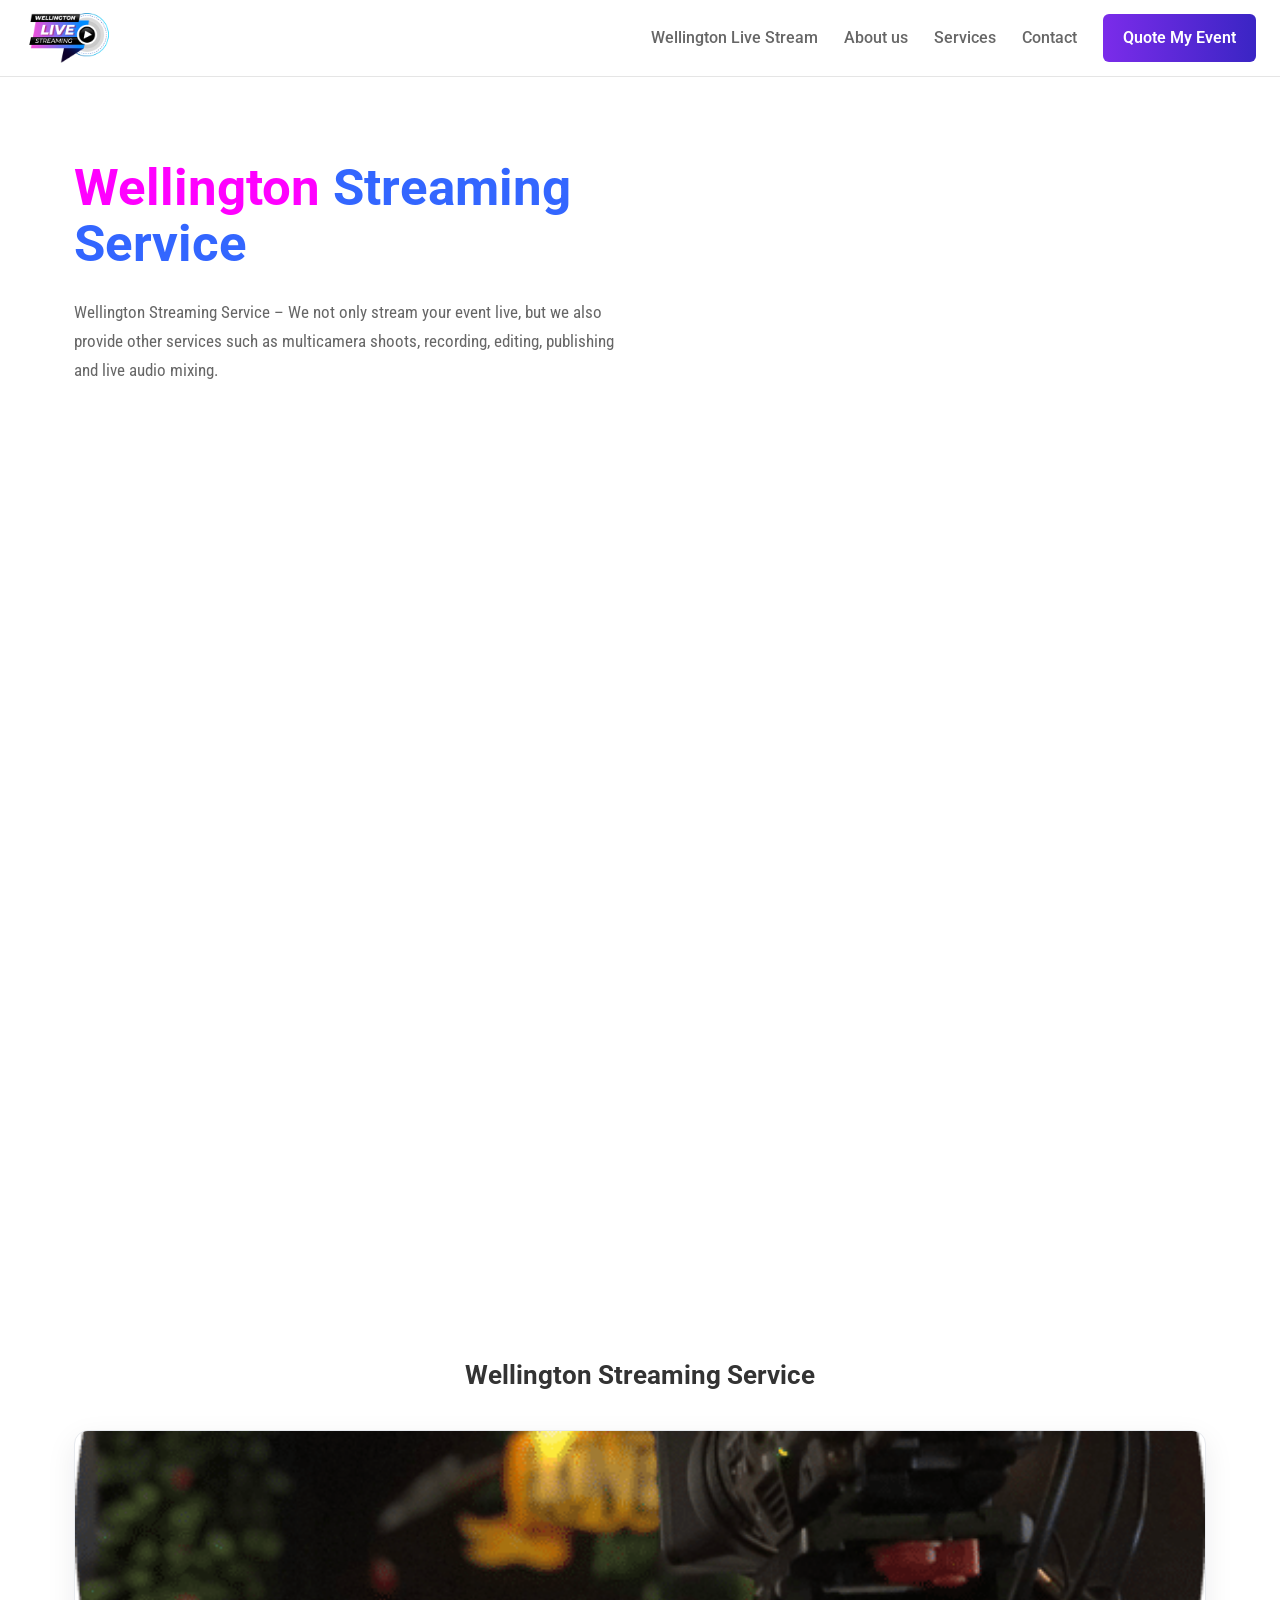
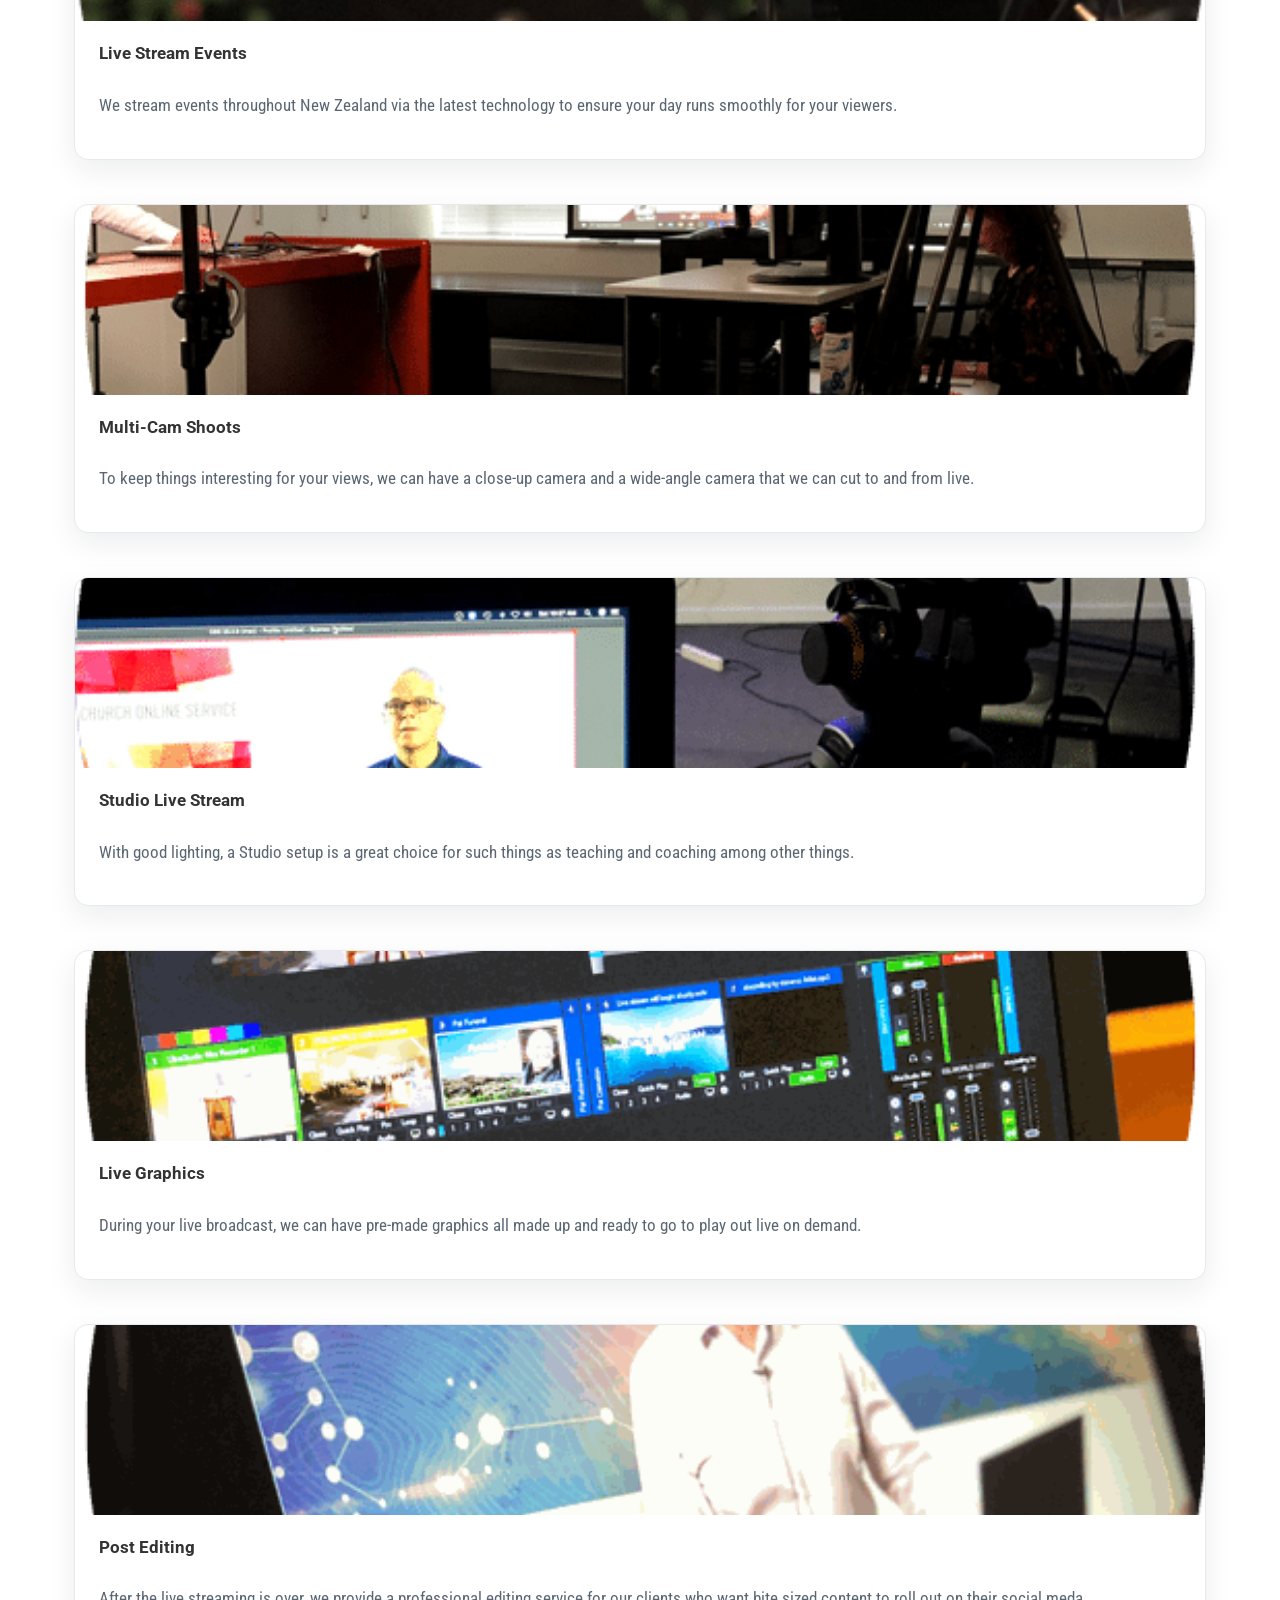
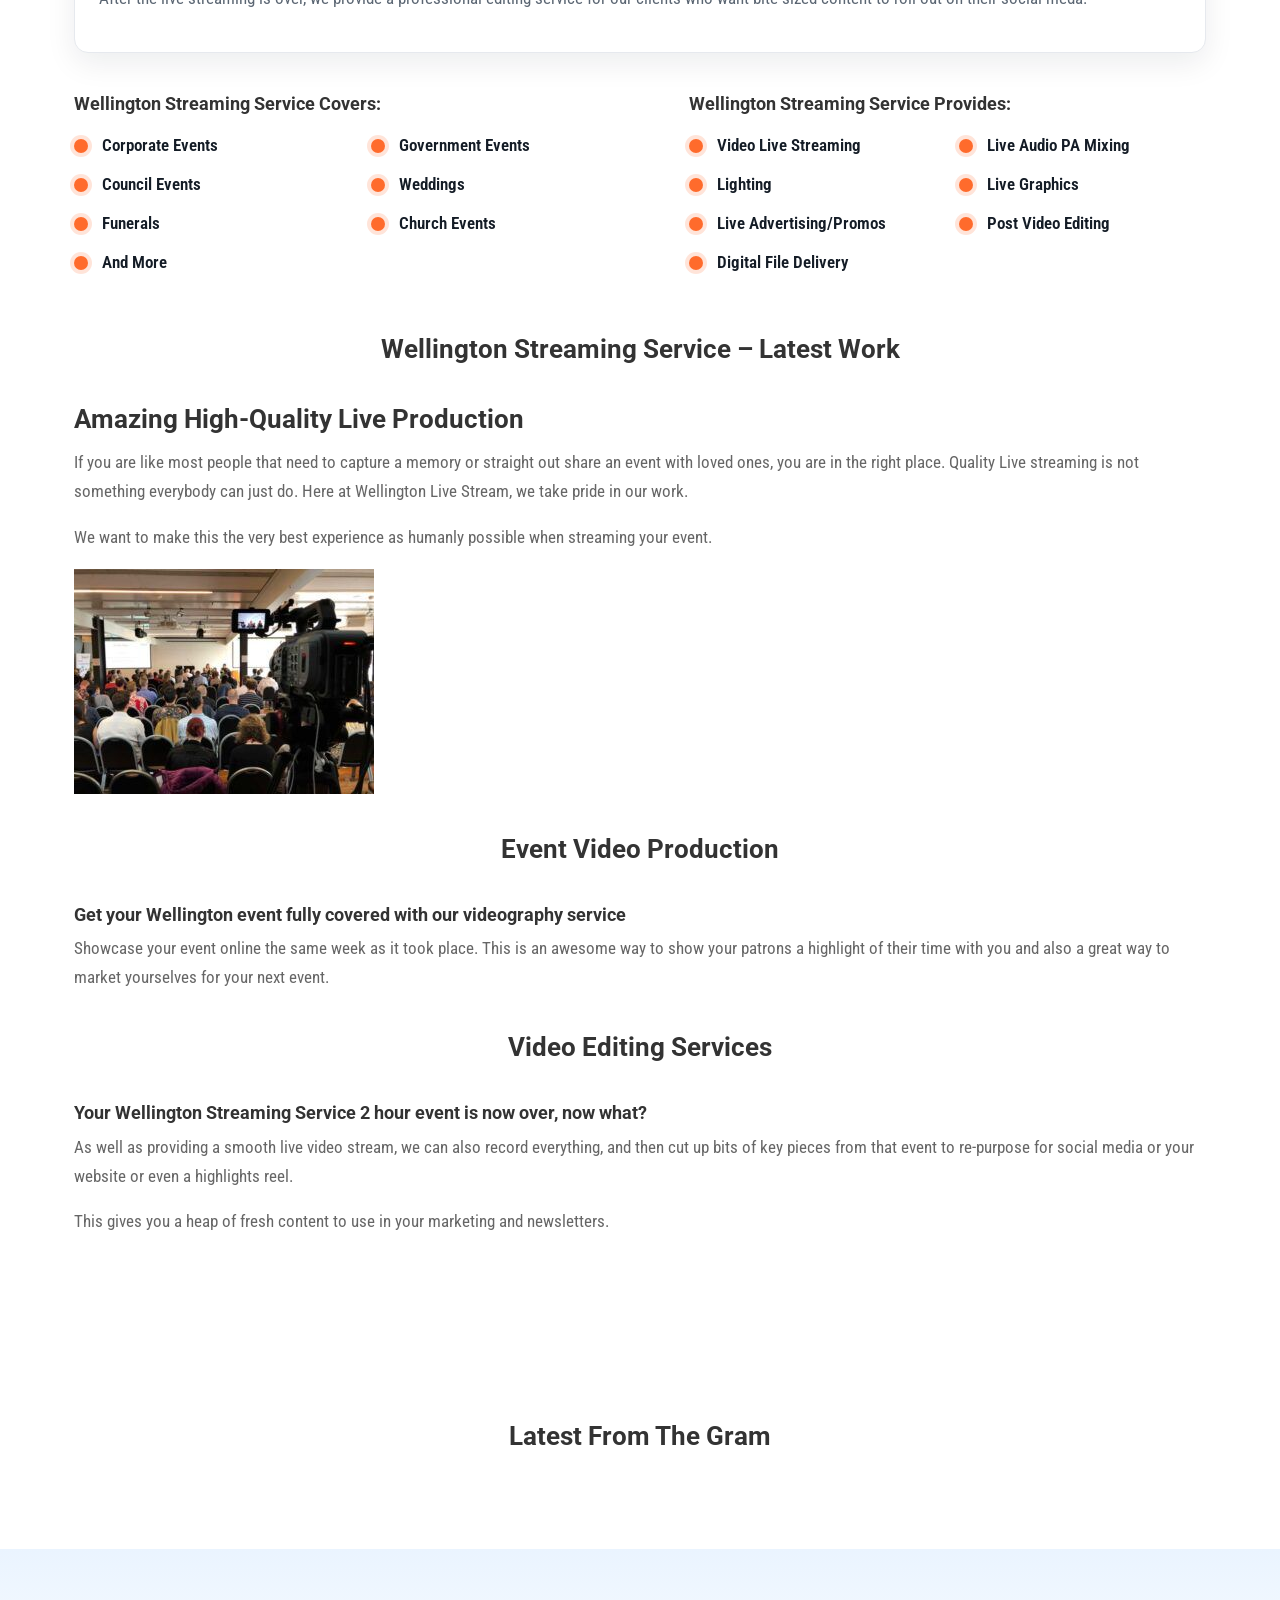
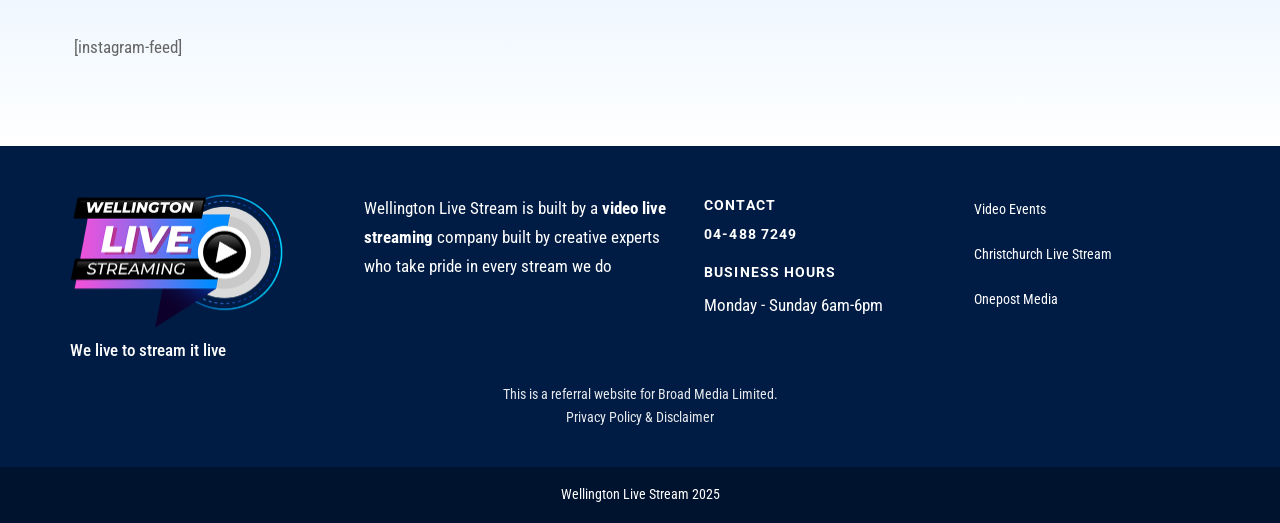
<file: services/index.html>
<!doctype html>
<html lang="en-NZ">
<head>
<!-- Google tag (gtag.js) -->
<script async src="https://www.googletagmanager.com/gtag/js?id=G-CTC9TEWYFM"></script>
<script>
  window.dataLayer = window.dataLayer || [];
  function gtag(){dataLayer.push(arguments);}
  gtag('js', new Date());
  gtag('config', 'G-CTC9TEWYFM');
  gtag('config', 'AW-11038579753');
</script>
<meta charset="UTF-8">
<meta name="viewport" content="width=device-width, initial-scale=1.0">
<link rel="icon" href="/favicon-32.png" sizes="32x32" type="image/png">
<link rel="icon" href="/favicon-192.png" sizes="192x192" type="image/png">
<link rel="apple-touch-icon" href="/apple-touch-icon.png">
<title>Wellington Streaming Service - Live Video Production</title>
<meta name="description" content="Live Streaming in Wellington for Funerals, Weddings, Burials, Corporate Events, Birthdays and more. Quality Live Streaming. Get a Quote.">
<meta name="robots" content="index, follow, max-image-preview:large, max-snippet:-1, max-video-preview:-1">
<link rel="canonical" href="https://wellingtonlivestream.co.nz/services/">
<meta property="og:locale" content="en_US">
<meta property="og:type" content="article">
<meta property="og:title" content="Wellington Streaming Service - Live Video Production">
<meta property="og:description" content="Live Streaming in Wellington for Funerals, Weddings, Burials, Corporate Events, Birthdays and more. Quality Live Streaming. Get a Quote.">
<meta property="og:url" content="https://wellingtonlivestream.co.nz/services/">
<meta property="og:site_name" content="Wellington Live stream - Online Video Live Streaming in Wellington NZ">
<meta property="og:image" content="https://wellingtonlivestream.co.nz/images/Event-Filming-300x225.jpg">
<meta name="twitter:card" content="summary_large_image">
<meta name="twitter:label1" content="Est. reading time">
<meta name="twitter:data1" content="5 minutes">
<script type="application/ld+json">{"@context": "https://schema.org", "@graph": [{"@type": "WebPage", "@id": "https://wellingtonlivestream.co.nz/services/", "url": "https://wellingtonlivestream.co.nz/services/", "name": "Wellington Streaming Service - Live Video Production", "isPartOf": {"@id": "https://wellingtonlivestream.co.nz/#website"}, "primaryImageOfPage": {"@id": "https://wellingtonlivestream.co.nz/services/#primaryimage"}, "image": {"@id": "https://wellingtonlivestream.co.nz/services/#primaryimage"}, "thumbnailUrl": "https://wellingtonlivestream.co.nz/images/Event-Filming-300x225.jpg", "datePublished": "2020-10-12T21:07:59+00:00", "dateModified": "2024-07-30T23:35:47+00:00", "description": "Live Streaming in Wellington for Funerals, Weddings, Burials, Corporate Events, Birthdays and more. Quality Live Streaming. Get a Quote.", "breadcrumb": {"@id": "https://wellingtonlivestream.co.nz/services/#breadcrumb"}, "inLanguage": "en-US", "potentialAction": [{"@type": "ReadAction", "target": ["https://wellingtonlivestream.co.nz/services/"]}]}, {"@type": "ImageObject", "inLanguage": "en-US", "@id": "https://wellingtonlivestream.co.nz/services/#primaryimage", "url": "https://wellingtonlivestream.co.nz/images/Event-Filming.jpg", "contentUrl": "https://wellingtonlivestream.co.nz/images/Event-Filming.jpg", "width": 887, "height": 665, "caption": "live streaming in wellington. Image for home page of wellington livestream"}, {"@type": "BreadcrumbList", "@id": "https://wellingtonlivestream.co.nz/services/#breadcrumb", "itemListElement": [{"@type": "ListItem", "position": 1, "name": "Home", "item": "https://wellingtonlivestream.co.nz/"}, {"@type": "ListItem", "position": 2, "name": "Services"}]}, {"@type": "WebSite", "@id": "https://wellingtonlivestream.co.nz/#website", "url": "https://wellingtonlivestream.co.nz/", "name": "Wellington Live stream - Online Video Live Streaming in Wellington NZ", "description": "Video Live stream your Wellington event online with our professional service. Live Walkthroughs, Online HD Stream, Government and Business", "publisher": {"@id": "https://wellingtonlivestream.co.nz/#organization"}, "inLanguage": "en-US"}, {"@type": "Organization", "@id": "https://wellingtonlivestream.co.nz/#organization", "name": "Wellington Live stream", "url": "https://wellingtonlivestream.co.nz/", "logo": {"@type": "ImageObject", "inLanguage": "en-US", "@id": "https://wellingtonlivestream.co.nz/#/schema/logo/image/", "url": "https://wellingtonlivestream.co.nz/images/logo.svg", "contentUrl": "https://wellingtonlivestream.co.nz/images/logo.svg", "width": "1024", "height": "1024", "caption": "Wellington Live stream"}, "image": {"@id": "https://wellingtonlivestream.co.nz/#/schema/logo/image/"}}]}</script>
<script type="application/ld+json">{"@context": "https://schema.org", "@type": "Service", "serviceType": "Services", "name": "Services", "provider": {"@type": "LocalBusiness", "name": "Wellington Live Stream", "telephone": "+6444887249"}, "areaServed": {"@type": "City", "name": "Wellington"}, "url": "https://wellingtonlivestream.co.nz/services/"}</script>
<link rel="preconnect" href="https://fonts.googleapis.com">
<link rel="preconnect" href="https://fonts.gstatic.com" crossorigin>
<link rel="preload" as="style" href="https://fonts.googleapis.com/css2?family=Roboto:wght@400;500;700;900&family=Roboto+Condensed:wght@400;500;700&display=swap" onload="this.onload=null;this.rel='stylesheet'">
<noscript><link rel="stylesheet" href="https://fonts.googleapis.com/css2?family=Roboto:wght@400;500;700;900&family=Roboto+Condensed:wght@400;500;700&display=swap"></noscript>
<link rel="stylesheet" href="/css/style.css">
<style id="mnfix">.mobile-menu.open{max-height:calc(100vh - 150px);max-height:calc(100dvh - 150px);overflow-y:auto;-webkit-overflow-scrolling:touch;overscroll-behavior:contain}.mobile-menu.msub-ready .mobile-submenu{display:none}.mobile-menu.msub-ready .mobile-submenu.open{display:flex}.mobile-menu a.msub-parent{display:flex;justify-content:space-between;align-items:center}.mobile-menu a.msub-parent::after{content:"";width:8px;height:8px;border-right:2px solid currentColor;border-bottom:2px solid currentColor;transform:rotate(45deg);margin-right:6px;transition:transform .2s}.mobile-menu a.msub-parent[aria-expanded=true]::after{transform:rotate(-135deg)}</style></head>
<body class="">
<header class="classic">
  <div class="c-head wrap">
    <a href="/" class="brand"><img src="/images/Wellington-livestreaming-logo.png" alt="Wellington Live Stream" width="480" height="300"></a>
    <nav class="links"><a href="/">Wellington Live Stream</a><a href="/about-us/">About us</a><a href="/services/">Services</a><a href="/contact/">Contact</a><a href="#quote">Quote My Event</a></nav>
    <button type="button" class="hamburger-btn" id="hamburgerBtn" aria-label="Open menu" aria-expanded="false"><svg viewBox="0 0 24 24" fill="none" stroke="#fff" stroke-width="2.4" stroke-linecap="round" stroke-linejoin="round"><path d="M4 7h16M4 12h16M4 17h16"/></svg></button>
  </div>
  <div class="mobile-menu" id="mobileMenu"><a href="/">Wellington Live Stream</a><a href="/about-us/">About us</a><a href="/services/">Services</a><a href="/contact/">Contact</a><a href="#quote">Quote My Event</a><a href="tel:+6444887249" class="mobile-menu-phone">Call 04-488 7249</a></div>
</header>
<main>
<section class=""><div class="wrap"><div class="row cols cols-2 formrow"><div class="col"><div class="text"><h1><span style="color: #3366ff;"><span style="color: #ff00ff;">Wellington</span> Streaming Service</span></h1>
<p>Wellington Streaming Service – We not only stream your event live, but we also provide other services such as multicamera shoots, recording, editing, publishing and live audio mixing.</p></div></div><div class="col"><div class="form-card"><iframe src="https://api.leadconnectorhq.com/widget/form/z7brEDOnfsUhMDEml6hc" style="width:100%;height:100%;min-height:1023px;border:none;border-radius:14px" id="inline-z7brEDOnfsUhMDEml6hc" data-layout="{'id':'INLINE'}" data-trigger-type="alwaysShow" data-trigger-value="" data-activation-type="alwaysActivated" data-activation-value="" data-deactivation-type="neverDeactivate" data-deactivation-value="" data-form-name="Welly Live Stream" data-height="1023" data-layout-iframe-id="inline-z7brEDOnfsUhMDEml6hc" data-form-id="z7brEDOnfsUhMDEml6hc" data-cookie-consent="true" data-cookie-consent-provider="auto" title="Welly Live Stream"></iframe></div></div></div></div></section>
<section class=""><div class="wrap"><div class="row"><div class="text"><h2>Wellington Streaming Service</h2></div></div><div class="row cols cols-5"><div class="col"><div class="blurb"><div class="figure"><img src="/images/wellington-live-stream-services-1.png" alt="Wellington Streaming Service image 1" width="546" height="546" loading="lazy" decoding="async"></div><h4>Live Stream Events</h4><p>We stream events throughout New Zealand via the latest technology to ensure your day runs smoothly for your viewers.</p></div></div><div class="col"><div class="blurb"><div class="figure"><img src="/images/Live-stream-Wellington-Services-2.png" alt="Wellington Streaming Service  2" width="546" height="546" loading="lazy" decoding="async"></div><h4>Multi-Cam Shoots</h4><p>To keep things interesting for your views, we can have a close-up camera and a wide-angle camera that we can cut to and from live.</p></div></div><div class="col"><div class="blurb"><div class="figure"><img src="/images/Live-stream-Wellington-Services-3.png" alt="Live production image of live streaming in wellington" width="546" height="546" loading="lazy" decoding="async"></div><h4>Studio Live Stream</h4><p>With good lighting, a Studio setup is a great choice for such things as teaching and coaching among other things.</p></div></div><div class="col"><div class="blurb"><div class="figure"><img src="/images/Live-stream-Wellington-Services-4.png" alt="Live Graphics Live production image of Wellington Streaming Service" width="546" height="546" loading="lazy" decoding="async"></div><h4>Live Graphics</h4><p>During your live broadcast, we can have pre-made graphics all made up and ready to go to play out live on demand.</p></div></div><div class="col"><div class="blurb"><div class="figure"><img src="/images/Live-stream-Wellington-Services-5.png" alt="Post editing live stream events in Wellington city New Zealand" width="546" height="546" loading="lazy" decoding="async"></div><h4>Post Editing</h4><p>After the live streaming is over, we provide a professional editing service for our clients who want bite sized content to roll out on their social meda.</p></div></div></div><div class="row cols cols-2"><div class="col"><div class="text"><h3>Wellington Streaming Service Covers:</h3>
<ul>
<li>Corporate Events</li>
<li>Government Events</li>
<li>Council Events</li>
<li>Weddings</li>
<li>Funerals</li>
<li>Church Events</li>
<li>And More</li>
</ul></div></div><div class="col"><div class="text"><h3>Wellington Streaming Service Provides:</h3>
<ul>
<li>Video Live Streaming</li>
<li>Live Audio PA Mixing</li>
<li>Lighting</li>
<li>Live Graphics</li>
<li>Live Advertising/Promos</li>
<li>Post Video Editing</li>
<li>Digital File Delivery</li>
</ul>
</div></div></div><div class="row"><div class="text"><h2>Wellington Streaming Service – Latest Work</h2></div></div><div class="row"><div class="text"><h2>Amazing High-Quality Live Production</h2>
<p>If you are like most people that need to capture a memory or straight out share an event with loved ones, you are in the right place. Quality Live streaming is not something everybody can just do. Here at Wellington Live Stream, we take pride in our work.</p>
<p>We want to make this the very best experience as humanly possible when streaming your event.</p>
<p><img src="/images/Event-Filming-300x225.jpg" alt="live streaming in wellington. Image for home page of wellington livestream" width="300" height="225" loading="lazy" decoding="async"></p></div></div><div class="row"><div class="text"><h2>Event Video Production</h2></div></div><div class="row"><div class="text"><h3>Get your Wellington event fully covered with our videography service </h3>
<p>Showcase your event online the same week as it took place. This is an awesome way to show your patrons a highlight of their time with you and also a great way to market yourselves for your next event. </p></div></div><div class="row"><div class="text"><h2>Video Editing Services</h2></div></div><div class="row"><div class="text"><h3>Your Wellington Streaming Service 2 hour event is now over, now what? </h3>

<p>As well as providing a smooth live video stream, we can also record everything, and then cut up bits of key pieces from that event to re-purpose for social media or your website or even a highlights reel.</p>
<p>This gives you a heap of fresh content to use in your marketing and newsletters. </p></div></div></div></section>
<section class=""><div class="wrap"><div class="row"><div class="text"><h2>Latest From The Gram</h2></div></div></div></section>
<section class="sec-grad"><div class="wrap"><div class="row">
[instagram-feed]
</div></div></section>
</main>
<footer class="footer-wls">
  <div class="fw">
    <div><img src="/images/logo.png" alt="wellington online video streaming new zealand logo for home page" width="213" height="135" loading="lazy"><p class="cap">We live to stream it live</p></div>
    <div><p>Wellington Live Stream is built by a <strong>video live streaming</strong> company built by creative experts who take pride in every stream we do</p></div>
    <div><h4>Contact</h4><h4><a href="tel:+6444887249">04-488 7249</a></h4><h4 style="margin-top:14px">Business Hours</h4><p>Monday - Sunday 6am-6pm</p></div>
    <div><ul><li><a href="https://videoevents.co.nz" target="_blank" rel="noopener">Video Events</a></li><li><a href="https://christchurchlivestream.co.nz" target="_blank" rel="noopener">Christchurch Live Stream</a></li><li><a href="https://onepost.co.nz" target="_blank" rel="noopener">Onepost Media</a></li></ul></div>
  </div>
  <div class="disc">This is a referral website for Broad Media Limited.<br><a href="/privacy-policy/">Privacy Policy &amp; Disclaimer</a></div>
  <div class="bot">Wellington Live Stream 2025</div>
</footer>
<script>
(function(){var b=document.getElementById('hamburgerBtn'),m=document.getElementById('mobileMenu');if(!b||!m)return;b.addEventListener('click',function(){var o=m.classList.toggle('open');b.setAttribute('aria-expanded',o?'true':'false');});})();
</script>
<script src="https://link.msgsndr.com/js/form_embed.js" defer></script>
<script id="mnfixjs">(function(){var m=document.getElementById("mobileMenu");if(!m)return;m.querySelectorAll(".mobile-submenu").forEach(function(s){var p=s.previousElementSibling;if(!p||p.tagName!=="A")return;var a=document.createElement("a");a.href=p.getAttribute("href");a.textContent="All "+p.textContent.trim();s.insertBefore(a,s.firstChild);m.classList.add("msub-ready");p.classList.add("msub-parent");p.setAttribute("aria-expanded","false");p.addEventListener("click",function(e){e.preventDefault();var o=s.classList.toggle("open");p.setAttribute("aria-expanded",o?"true":"false")})});var b=document.getElementById("hamburgerBtn");document.addEventListener("pointerdown",function(e){if(!m.classList.contains("open")||m.contains(e.target)||(b&&b.contains(e.target)))return;m.classList.remove("open");if(b)b.setAttribute("aria-expanded","false")})})();</script></body>
</html>
</file>
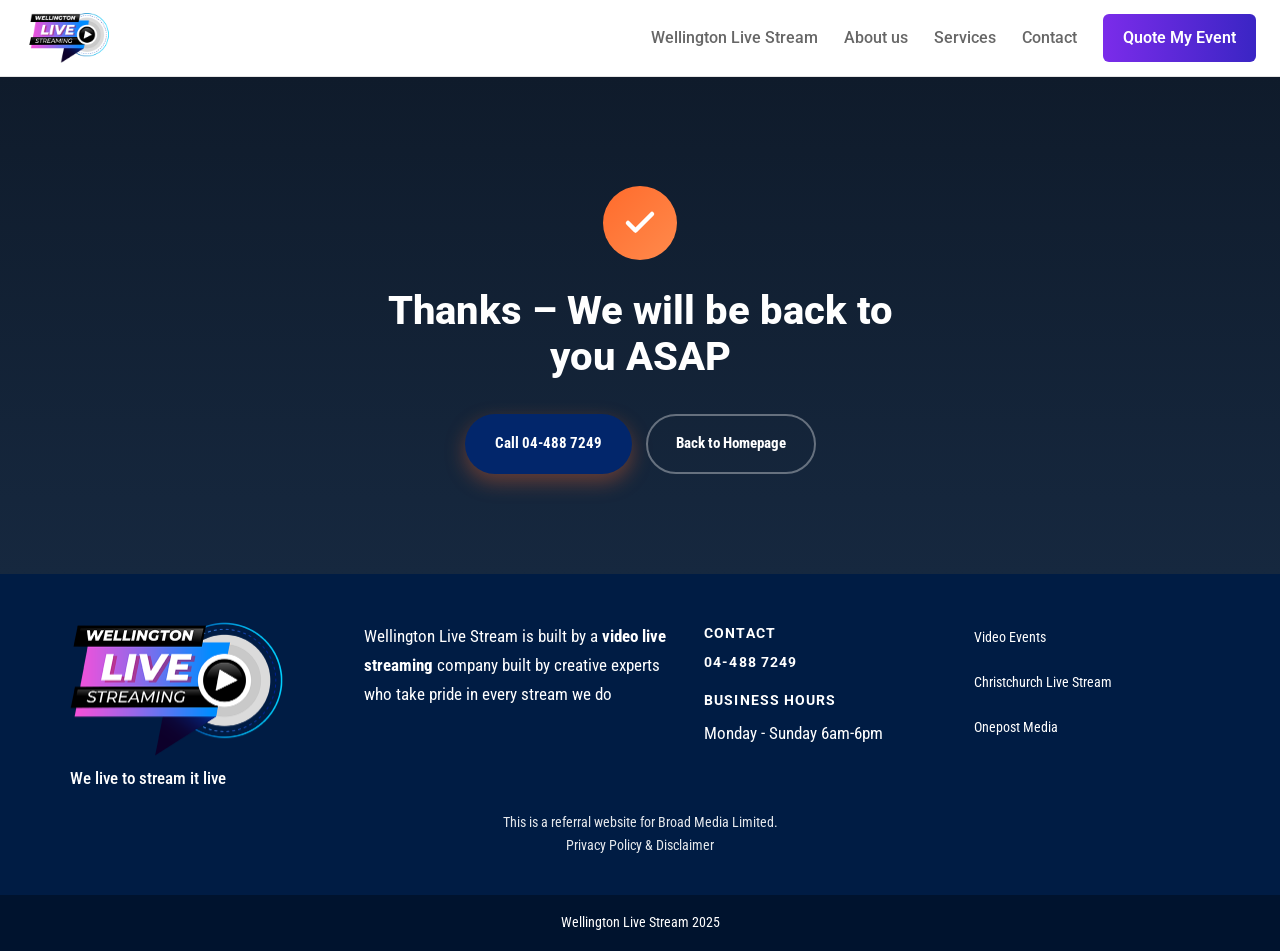
<file: thanks/index.html>
<!doctype html>
<html lang="en-NZ">
<head>
<!-- Google tag (gtag.js) -->
<script async src="https://www.googletagmanager.com/gtag/js?id=G-CTC9TEWYFM"></script>
<script>
  window.dataLayer = window.dataLayer || [];
  function gtag(){dataLayer.push(arguments);}
  gtag('js', new Date());
  gtag('config', 'G-CTC9TEWYFM');
  gtag('config', 'AW-11038579753');
</script>
<meta charset="UTF-8">
<meta name="viewport" content="width=device-width, initial-scale=1.0">
<link rel="icon" href="/favicon-32.png" sizes="32x32" type="image/png">
<link rel="icon" href="/favicon-192.png" sizes="192x192" type="image/png">
<link rel="apple-touch-icon" href="/apple-touch-icon.png">
<title>Thanks - Wellington Live Stream</title>
<meta name="robots" content="noindex, follow">
<link rel="canonical" href="https://wellingtonlivestream.co.nz/thanks/">
<link rel="preconnect" href="https://fonts.googleapis.com">
<link rel="preconnect" href="https://fonts.gstatic.com" crossorigin>
<link rel="preload" as="style" href="https://fonts.googleapis.com/css2?family=Roboto:wght@400;500;700;900&family=Roboto+Condensed:wght@400;500;700&display=swap" onload="this.onload=null;this.rel='stylesheet'">
<noscript><link rel="stylesheet" href="https://fonts.googleapis.com/css2?family=Roboto:wght@400;500;700;900&family=Roboto+Condensed:wght@400;500;700&display=swap"></noscript>
<link rel="stylesheet" href="/css/style.css">
<style id="mnfix">.mobile-menu.open{max-height:calc(100vh - 150px);max-height:calc(100dvh - 150px);overflow-y:auto;-webkit-overflow-scrolling:touch;overscroll-behavior:contain}.mobile-menu.msub-ready .mobile-submenu{display:none}.mobile-menu.msub-ready .mobile-submenu.open{display:flex}.mobile-menu a.msub-parent{display:flex;justify-content:space-between;align-items:center}.mobile-menu a.msub-parent::after{content:"";width:8px;height:8px;border-right:2px solid currentColor;border-bottom:2px solid currentColor;transform:rotate(45deg);margin-right:6px;transition:transform .2s}.mobile-menu a.msub-parent[aria-expanded=true]::after{transform:rotate(-135deg)}</style></head>
<body class="">
<header class="classic">
  <div class="c-head wrap">
    <a href="/" class="brand"><img src="/images/Wellington-livestreaming-logo.png" alt="Wellington Live Stream" width="480" height="300"></a>
    <nav class="links"><a href="/">Wellington Live Stream</a><a href="/about-us/">About us</a><a href="/services/">Services</a><a href="/contact/">Contact</a><a href="#quote">Quote My Event</a></nav>
    <button type="button" class="hamburger-btn" id="hamburgerBtn" aria-label="Open menu" aria-expanded="false"><svg viewBox="0 0 24 24" fill="none" stroke="#fff" stroke-width="2.4" stroke-linecap="round" stroke-linejoin="round"><path d="M4 7h16M4 12h16M4 17h16"/></svg></button>
  </div>
  <div class="mobile-menu" id="mobileMenu"><a href="/">Wellington Live Stream</a><a href="/about-us/">About us</a><a href="/services/">Services</a><a href="/contact/">Contact</a><a href="#quote">Quote My Event</a><a href="tel:+6444887249" class="mobile-menu-phone">Call 04-488 7249</a></div>
</header>
<main><section class="thanks-hero"><div class="thanks-inner"><div class="thanks-check"><svg viewBox="0 0 24 24" fill="none" stroke-width="3" stroke-linecap="round" stroke-linejoin="round"><path d="M20 6 9 17l-5-5"/></svg></div><h1>Thanks – We will be back to you ASAP</h1><div class="thanks-actions"><a href="tel:+6444887249" class="btn btn-primary">Call 04-488 7249</a><a href="/" class="btn btn-outline">Back to Homepage</a></div></div></section></main>
<footer class="footer-wls">
  <div class="fw">
    <div><img src="/images/logo.png" alt="wellington online video streaming new zealand logo for home page" width="213" height="135" loading="lazy"><p class="cap">We live to stream it live</p></div>
    <div><p>Wellington Live Stream is built by a <strong>video live streaming</strong> company built by creative experts who take pride in every stream we do</p></div>
    <div><h4>Contact</h4><h4><a href="tel:+6444887249">04-488 7249</a></h4><h4 style="margin-top:14px">Business Hours</h4><p>Monday - Sunday 6am-6pm</p></div>
    <div><ul><li><a href="https://videoevents.co.nz" target="_blank" rel="noopener">Video Events</a></li><li><a href="https://christchurchlivestream.co.nz" target="_blank" rel="noopener">Christchurch Live Stream</a></li><li><a href="https://onepost.co.nz" target="_blank" rel="noopener">Onepost Media</a></li></ul></div>
  </div>
  <div class="disc">This is a referral website for Broad Media Limited.<br><a href="/privacy-policy/">Privacy Policy &amp; Disclaimer</a></div>
  <div class="bot">Wellington Live Stream 2025</div>
</footer>
<script>
(function(){var b=document.getElementById('hamburgerBtn'),m=document.getElementById('mobileMenu');if(!b||!m)return;b.addEventListener('click',function(){var o=m.classList.toggle('open');b.setAttribute('aria-expanded',o?'true':'false');});})();
</script>
<script src="https://link.msgsndr.com/js/form_embed.js" defer></script>
<script id="mnfixjs">(function(){var m=document.getElementById("mobileMenu");if(!m)return;m.querySelectorAll(".mobile-submenu").forEach(function(s){var p=s.previousElementSibling;if(!p||p.tagName!=="A")return;var a=document.createElement("a");a.href=p.getAttribute("href");a.textContent="All "+p.textContent.trim();s.insertBefore(a,s.firstChild);m.classList.add("msub-ready");p.classList.add("msub-parent");p.setAttribute("aria-expanded","false");p.addEventListener("click",function(e){e.preventDefault();var o=s.classList.toggle("open");p.setAttribute("aria-expanded",o?"true":"false")})});var b=document.getElementById("hamburgerBtn");document.addEventListener("pointerdown",function(e){if(!m.classList.contains("open")||m.contains(e.target)||(b&&b.contains(e.target)))return;m.classList.remove("open");if(b)b.setAttribute("aria-expanded","false")})})();</script></body>
</html>
</file>
<file: css/style.css>
:root{
    --navy:#0f1b2b;
    --navy-2:#16283f;
    --orange:#ff6b2c;
    --orange-2:#ff8a4c;
    --paper:#f6f7f9;
    --ink:#141c26;
    --muted:#5b6673;
    --line:#e6e9ee;
    --white:#ffffff;
    --radius:14px;
    --shadow:0 10px 30px rgba(15,27,43,0.08);
    --maxw:1180px;
  }
  *{box-sizing:border-box;}
  html{scroll-behavior:smooth;}
  body{
    margin:0;
    font-family:'Inter',-apple-system,BlinkMacSystemFont,'Segoe UI',sans-serif;
    color:var(--ink);
    background:var(--white);
    line-height:1.6;
  }
  img{max-width:100%;display:block;}
  a{color:inherit;}
  .wrap{max-width:var(--maxw);margin:0 auto;padding:0 24px;}
  h1,h2,h3{font-weight:800;line-height:1.15;margin:0 0 .5em;}
  h2{font-size:clamp(1.7rem,3vw,2.4rem);}
  h3{font-size:1.15rem;}
  p{color:var(--muted);margin:0 0 1em;}
  .eyebrow{
    display:inline-flex;align-items:center;gap:8px;
    text-transform:uppercase;letter-spacing:.08em;font-size:.75rem;font-weight:700;
    color:var(--orange);margin-bottom:12px;
  }
  .eyebrow::before{content:"";width:22px;height:2px;background:var(--orange);display:inline-block;}
  .btn{
    display:inline-flex;align-items:center;justify-content:center;gap:8px;
    padding:15px 28px;border-radius:999px;font-weight:700;font-size:.95rem;
    text-decoration:none;cursor:pointer;border:2px solid transparent;transition:transform .15s ease, box-shadow .15s ease, background .15s ease;
  }
  .btn:hover{transform:translateY(-2px);}
  .btn-primary{background:var(--orange);color:var(--white);box-shadow:0 8px 20px rgba(255,107,44,.35);}
  .btn-primary:hover{background:var(--orange-2);}
  .btn-outline{background:transparent;border-color:rgba(255,255,255,.35);color:var(--white);}
  .btn-outline:hover{border-color:var(--white);}
  .btn-dark{background:var(--navy);color:var(--white);}

  /* Header */
  header{
    position:sticky;top:0;z-index:50;background:rgba(15,27,43,.96);backdrop-filter:blur(6px);
    border-bottom:1px solid rgba(255,255,255,.06);
  }
  .nav{display:flex;align-items:center;justify-content:space-between;padding:16px 24px;}
  .brand{display:flex;align-items:center;gap:10px;color:var(--white);text-decoration:none;font-weight:800;font-size:1.05rem;letter-spacing:.01em;}
  .brand-mark{
    width:34px;height:32px;display:flex;align-items:center;flex-shrink:0;
  }
  .brand-mark svg{width:34px;height:32px;}
  .brand small{display:block;font-size:.65rem;font-weight:600;color:#9fb0c3;letter-spacing:.12em;text-transform:uppercase;}
  nav.links{display:flex;align-items:center;gap:32px;}
  nav.links a{color:#cfd8e3;text-decoration:none;font-weight:600;font-size:.92rem;}
  nav.links a:hover{color:var(--white);}
  .nav-item{position:relative;display:flex;align-items:center;padding:24px 0;margin:-24px 0;}
  .nav-item > a{display:flex;align-items:center;gap:5px;}
  .nav-item > a svg{width:13px;height:13px;stroke:currentColor;transition:transform .18s ease;}
  .nav-item:hover > a svg{transform:rotate(180deg);}
  .nav-dropdown{
    position:absolute;top:100%;left:0;margin-top:2px;
    background:var(--navy-2);border:1px solid rgba(255,255,255,.1);border-radius:12px;
    padding:8px;min-width:220px;box-shadow:0 22px 44px rgba(0,0,0,.4);
    opacity:0;visibility:hidden;transform:translateY(-6px);transition:opacity .18s ease, transform .18s ease, visibility .18s ease;
    z-index:60;
  }
  .nav-item:hover .nav-dropdown{opacity:1;visibility:visible;transform:translateY(0);}
  .nav-dropdown a{display:block;padding:10px 12px;border-radius:8px;color:#cfd8e3;font-weight:600;font-size:.88rem;}
  .nav-dropdown a:hover{background:rgba(255,255,255,.07);color:var(--white);}
  .nav-cta{display:flex;align-items:center;gap:14px;}
  .phone-pill{
    display:flex;align-items:center;gap:8px;color:var(--white);text-decoration:none;font-weight:700;font-size:.92rem;
  }
  .phone-pill svg{width:16px;height:16px;stroke:var(--orange);}
  .menu-toggle{display:none;background:none;border:none;color:var(--white);font-size:1.6rem;cursor:pointer;}
  .hamburger-btn{
    display:none;width:42px;height:42px;border-radius:10px;background:var(--orange);border:none;
    align-items:center;justify-content:center;cursor:pointer;flex-shrink:0;box-shadow:0 8px 20px rgba(255,107,44,.35);
  }
  .hamburger-btn svg{width:20px;height:20px;}

  /* Mobile menu panel */
  .mobile-menu{
    display:none;flex-direction:column;gap:2px;background:var(--navy-2);
    border-top:1px solid rgba(255,255,255,.08);padding:10px 20px 22px;
  }
  .mobile-menu.open{display:flex;}
  .mobile-menu a{
    color:#cfd8e3;text-decoration:none;font-weight:600;font-size:.98rem;padding:13px 4px;
    border-bottom:1px solid rgba(255,255,255,.06);
  }
  .mobile-submenu{display:flex;flex-direction:column;padding-left:14px;}
  .mobile-submenu a{font-size:.9rem;font-weight:500;color:#9fb0c3;padding:10px 4px;}
  .mobile-menu-phone{color:var(--orange) !important;font-weight:700 !important;}
  .mobile-menu .btn-primary{justify-content:center;margin-top:14px;border-bottom:none;}

  /* Hero */
  .hero{
    background:radial-gradient(1200px 500px at 15% -10%, rgba(255,107,44,.22), transparent 60%),
               linear-gradient(100deg, rgba(15,27,43,.97) 0%, rgba(15,27,43,.93) 38%, rgba(15,27,43,.62) 100%),
               url('/images/Filming-1.jpg');
    background-size:cover;background-position:center 65%;
    color:var(--white);position:relative;overflow:hidden;
  }
  .hero::after{
    content:"";position:absolute;right:-120px;top:-80px;width:520px;height:520px;
    background:radial-gradient(circle,rgba(255,107,44,.2),transparent 70%);
  }
  .hero-inner{
    position:relative;z-index:2;padding:88px 24px 76px;max-width:1320px;margin:0 auto;
    display:grid;grid-template-columns:.95fr 1.25fr;gap:40px;align-items:center;
  }
  .hero h1{font-size:clamp(2.1rem,4.4vw,3.2rem);margin-bottom:.4em;}
  .hero h1 span{color:var(--orange);}
  .hero-topbar{
    position:relative;z-index:3;background:linear-gradient(135deg,var(--orange),var(--orange-2));
    padding:16px 24px;text-align:center;box-shadow:0 4px 18px rgba(0,0,0,.18);
  }
  .hero-topbar strong{
    display:inline-block;color:var(--navy);font-weight:900;letter-spacing:.02em;
    font-size:clamp(1.3rem,3.4vw,2rem);text-transform:uppercase;
    text-shadow:0 0 14px rgba(255,255,255,.85), 0 0 28px rgba(255,255,255,.5), 0 2px 0 rgba(255,255,255,.4);
  }
  .hero p.lead{color:#c3ceda;font-size:1.08rem;max-width:52ch;margin-bottom:1.8em;}
  .hero-actions{display:flex;flex-wrap:wrap;gap:14px;margin-bottom:2.4em;}
  .hero-stats{display:flex;gap:28px;flex-wrap:wrap;}
  .hero-stats div{min-width:110px;}
  .hero-stats strong{display:block;font-size:1.6rem;color:var(--white);}
  .hero-stats span{font-size:.8rem;color:#9fb0c3;text-transform:uppercase;letter-spacing:.06em;}

  .hero-card{
    background:rgba(255,255,255,.06);border:1px solid rgba(255,255,255,.12);border-radius:var(--radius);
    padding:28px;backdrop-filter:blur(4px);
  }
  .hero-card h3{color:var(--white);margin-bottom:14px;font-size:1.05rem;}
  .hero-card ul{list-style:none;margin:0;padding:0;display:grid;gap:12px;}
  .hero-card li{display:flex;gap:10px;align-items:flex-start;color:#dbe3ec;font-size:.92rem;}
  .hero-card li svg{width:18px;height:18px;stroke:var(--orange);flex-shrink:0;margin-top:2px;}

  /* Hero form (right column) */
  .hero-form{
    padding:0;
  }
  .hero-form-head{padding:0 4px 32px;}
  .response-time{
    color:var(--white);font-size:2rem;font-weight:800;margin:0;line-height:1.3;
  }
  .response-time .highlight{
    position:relative;color:var(--white);display:inline-block;padding-bottom:6px;
  }
  .response-time .highlight::after{
    content:"";position:absolute;left:-4px;right:-4px;bottom:-6px;height:14px;
    background:linear-gradient(90deg,var(--orange),var(--orange-2));
    border-radius:8px;z-index:1;transform:skewX(-10deg) rotate(-1deg);
    box-shadow:0 4px 10px rgba(255,107,44,.35);
  }
  .hero-form iframe{border-radius:10px;display:block;}

  /* Checklist strip */
  .checklist-strip{background:var(--navy-2);border-top:1px solid rgba(255,255,255,.08);}
  .checklist-strip .wrap{
    display:flex;flex-wrap:wrap;gap:14px 32px;padding:22px 24px;justify-content:center;
  }
  .checklist-strip .check-item{display:flex;align-items:center;gap:10px;color:#dbe3ec;font-size:.9rem;font-weight:600;}
  .checklist-strip .check-item svg{width:18px;height:18px;stroke:var(--orange);flex-shrink:0;}

  /* Trust bar */
  .sub-headline{background:var(--navy);padding:22px 0;}
  .sub-headline h2{
    margin:0;text-align:center;color:var(--white);font-size:clamp(1.05rem,2.4vw,1.4rem);font-weight:700;
  }

  .trustbar{background:var(--white);border-bottom:1px solid var(--line);}
  .trustbar .wrap{
    display:grid;grid-template-columns:repeat(4,1fr);gap:24px;padding:26px 24px;
  }
  .trust-item{display:flex;align-items:center;gap:12px;}
  .trust-item svg{width:26px;height:26px;stroke:var(--orange);flex-shrink:0;}
  .trust-item span{font-weight:700;font-size:.88rem;color:var(--navy);}

  /* Section spacing */
  section{padding:84px 0;}
  .section-head{max-width:640px;margin-bottom:48px;}
  .bg-paper{background:var(--paper);}

  /* Content + photo split */
  .content-photo-grid{display:grid;grid-template-columns:1.1fr .9fr;gap:48px;align-items:center;}
  .content-photo{border-radius:var(--radius);overflow:hidden;box-shadow:0 24px 50px rgba(15,27,43,.18);}
  .content-photo img{width:100%;height:360px;object-fit:cover;object-position:center;display:block;}

  /* Services grid */
  .services-grid{display:grid;grid-template-columns:repeat(3,1fr);gap:24px;}
  .service-card{
    background:var(--white);border:1px solid var(--line);border-radius:var(--radius);
    box-shadow:var(--shadow);transition:transform .18s ease, box-shadow .18s ease;
    position:relative;padding:0;overflow:hidden;
  }
  .service-card:hover{transform:translateY(-4px);box-shadow:0 16px 34px rgba(15,27,43,.12);}
  .service-card .card-photo{width:100%;height:170px;object-fit:cover;object-position:center;}
  .service-card .card-body{padding:22px 26px 28px;}
  .service-icon{
    width:52px;height:52px;border-radius:12px;background:linear-gradient(135deg,#fff1e9,#ffe1cf);
    display:flex;align-items:center;justify-content:center;margin-bottom:18px;
    margin-top:-40px;position:relative;z-index:2;box-shadow:0 6px 16px rgba(15,27,43,.18);
  }
  .service-icon svg{width:26px;height:26px;stroke:var(--orange);}
  .service-card h3{margin-bottom:8px;}
  .service-card p{margin-bottom:0;font-size:.93rem;}
  .service-card .service-link{
    display:inline-flex;align-items:center;gap:6px;margin-top:14px;font-size:.85rem;font-weight:700;color:var(--orange);text-decoration:none;
  }
  .service-card.featured{border-color:var(--orange);}
  .service-tag{
    position:absolute;top:14px;right:16px;z-index:3;background:var(--orange);color:var(--white);
    font-size:.68rem;font-weight:800;letter-spacing:.06em;text-transform:uppercase;
    padding:5px 12px;border-radius:999px;
  }

  /* Gallery */
  .gallery-grid{display:grid;grid-template-columns:repeat(4,1fr);gap:18px;}
  .gallery-item{
    position:relative;border-radius:var(--radius);overflow:hidden;aspect-ratio:4/5;
    box-shadow:var(--shadow);
  }
  .gallery-item img{width:100%;height:100%;object-fit:cover;transition:transform .3s ease;}
  .gallery-item:hover img{transform:scale(1.06);}
  .gallery-item .cap{
    position:absolute;left:0;right:0;bottom:0;padding:16px 14px;color:var(--white);font-weight:700;font-size:.85rem;
    background:linear-gradient(0deg, rgba(15,27,43,.85), transparent 70%);
  }

  /* Areas we service carousel */
  .areas-head{display:flex;justify-content:space-between;align-items:flex-end;gap:24px;margin-bottom:32px;flex-wrap:wrap;}
  .areas-top-grid{display:grid;grid-template-columns:2fr 1fr;gap:40px;align-items:stretch;margin-bottom:32px;}
  .areas-intro{display:flex;flex-direction:column;justify-content:space-between;gap:24px;}
  .areas-map-card{
    border-radius:var(--radius);overflow:hidden;min-height:220px;
    border:1px solid var(--line);box-shadow:0 10px 24px rgba(15,27,43,.08);
  }
  .areas-map-card iframe{width:100%;height:100%;border:0;display:block;}
  .carousel-nav{display:flex;gap:10px;}
  .carousel-nav button{
    width:42px;height:42px;border-radius:50%;border:1px solid var(--line);background:var(--white);
    display:flex;align-items:center;justify-content:center;cursor:pointer;transition:background .15s ease;
  }
  .carousel-nav button:hover{background:var(--paper);}
  .carousel-nav button svg{width:18px;height:18px;stroke:var(--navy);}
  .areas-carousel{
    display:flex;overflow-x:auto;scroll-snap-type:x mandatory;gap:24px;
    scrollbar-width:none;-ms-overflow-style:none;padding-bottom:4px;
  }
  .areas-carousel::-webkit-scrollbar{display:none;}
  .area-slide{
    flex:0 0 100%;scroll-snap-align:start;background:var(--paper);border:1px solid var(--line);
    border-radius:var(--radius);padding:32px 36px;
  }
  .area-slide h3{font-size:1.2rem;margin-bottom:20px;color:var(--navy);}
  .area-suburbs{columns:4;column-gap:28px;list-style:none;margin:0;padding:0;}
  .area-suburbs li{
    display:flex;align-items:center;gap:8px;font-size:.86rem;color:var(--muted);
    break-inside:avoid;margin-bottom:9px;
  }
  .area-suburbs li svg{width:13px;height:13px;stroke:var(--orange);flex-shrink:0;}
  .area-dots{display:flex;gap:8px;justify-content:center;margin-top:24px;}
  .area-dots button{
    width:8px;height:8px;border-radius:50%;background:var(--line);border:none;cursor:pointer;padding:0;
  }
  .area-dots button.active{background:var(--orange);width:22px;border-radius:6px;transition:width .2s ease;}

  /* Reviews */
  .reviews-wrap{max-width:920px;margin:0 auto;}

  /* FAQ accordion */
  .faq-wrap{max-width:820px;margin:0 auto;display:grid;gap:14px;}
  .faq-item{
    background:var(--white);border:1px solid var(--line);border-radius:12px;overflow:hidden;
  }
  .faq-item summary{
    list-style:none;cursor:pointer;padding:20px 24px;display:flex;align-items:center;justify-content:space-between;
    gap:16px;font-weight:700;color:var(--navy);font-size:1rem;
  }
  .faq-item summary::-webkit-details-marker{display:none;}
  .faq-item summary .faq-icon{
    width:26px;height:26px;border-radius:50%;background:var(--paper);display:flex;align-items:center;justify-content:center;
    flex-shrink:0;transition:transform .2s ease, background .2s ease;
  }
  .faq-item summary .faq-icon svg{width:14px;height:14px;stroke:var(--orange);}
  .faq-item[open] summary .faq-icon{transform:rotate(45deg);background:#fff1e9;}
  .faq-item .faq-answer{padding:0 24px 20px;margin:0;font-size:.94rem;}

  /* Footer map */
  .footer-map-head{margin-bottom:16px;}
  .footer-map-head h4{color:var(--white);font-size:.85rem;text-transform:uppercase;letter-spacing:.08em;margin-bottom:4px;}
  .footer-map-head p{color:#9fb0c3;font-size:.85rem;margin:0;}
  .footer-map{
    width:100%;border-radius:var(--radius);overflow:hidden;margin-bottom:44px;
    border:1px solid rgba(255,255,255,.08);
  }
  .footer-map iframe{width:100%;height:280px;border:0;display:block;}

  /* Why us */
  .why-grid{display:grid;grid-template-columns:1fr 1fr;gap:56px;align-items:start;}
  .why-list{display:grid;gap:22px;}
  .why-item{display:flex;gap:16px;}
  .why-num{
    width:42px;height:42px;border-radius:10px;background:var(--navy);color:var(--white);
    display:flex;align-items:center;justify-content:center;font-weight:800;flex-shrink:0;font-size:.95rem;
  }
  .why-item h3{margin-bottom:4px;font-size:1.05rem;}
  .why-item p{margin:0;font-size:.93rem;}
  .why-panel{
    background:var(--navy);color:var(--white);border-radius:var(--radius);padding:36px;
    background-image:radial-gradient(600px 300px at 90% 0%, rgba(255,107,44,.25), transparent 70%);
  }
  .why-panel h3{color:var(--white);font-size:1.3rem;}
  .why-panel p{color:#c3ceda;}
  .process{display:grid;gap:18px;margin-top:26px;}
  .process-step{display:flex;gap:14px;align-items:flex-start;}
  .process-step .dot{width:10px;height:10px;border-radius:50%;background:var(--orange);margin-top:8px;flex-shrink:0;}
  .process-step strong{display:block;color:var(--white);font-size:.95rem;}
  .process-step span{color:#9fb0c3;font-size:.85rem;}

  /* CTA strip */
  .cta-strip{
    background:linear-gradient(135deg,var(--orange),#ff8a4c);color:var(--white);text-align:center;
    padding:56px 24px;
  }
  .cta-strip h2{color:var(--white);margin-bottom:.3em;}
  .cta-strip p{color:rgba(255,255,255,.9);max-width:52ch;margin:0 auto 1.6em;}
  .cta-strip .btn-dark:hover{background:#0a1420;}

  /* Contact */
  .contact-grid{display:grid;grid-template-columns:.85fr 1.15fr;gap:48px;align-items:start;}
  #contact-info .contact-grid{grid-template-columns:.75fr 1.25fr;}
  #contact-info .form-wrap{background:transparent;border:none;box-shadow:none;padding:0;}
  .contact-info{display:grid;gap:22px;}
  .info-card{
    background:var(--white);border:1px solid var(--line);border-radius:var(--radius);padding:22px;
    display:flex;gap:14px;align-items:flex-start;box-shadow:var(--shadow);
  }
  .info-card svg{width:22px;height:22px;stroke:var(--orange);flex-shrink:0;margin-top:2px;}
  .info-card h3{font-size:.98rem;margin-bottom:4px;}
  .info-card p{margin:0;font-size:.9rem;}
  .info-card a{color:var(--navy);text-decoration:none;font-weight:700;}
  .form-wrap{
    background:var(--white);border:1px solid var(--line);border-radius:var(--radius);padding:16px;
    box-shadow:var(--shadow);min-height:600px;
  }
  .form-wrap iframe{border-radius:10px;}

  /* Footer */
  footer{background:var(--navy);color:#c3ceda;padding:60px 0 24px;}
  .footer-grid{display:grid;grid-template-columns:1.4fr 1fr 1fr 1fr;gap:36px;margin-bottom:40px;}
  .footer-brand p{color:#9fb0c3;font-size:.9rem;max-width:32ch;}
  footer h4{color:var(--white);font-size:.85rem;text-transform:uppercase;letter-spacing:.08em;margin-bottom:16px;}
  footer ul{list-style:none;margin:0;padding:0;display:grid;gap:10px;}
  footer a{color:#9fb0c3;text-decoration:none;font-size:.9rem;}
  footer a:hover{color:var(--white);}
  .footer-bottom{
    border-top:1px solid rgba(255,255,255,.08);padding-top:22px;
    display:flex;justify-content:space-between;flex-wrap:wrap;gap:10px;font-size:.8rem;color:#7f8fa3;
  }
  .footer-disclosure{margin-top:10px;font-size:.75rem;color:#5c6b80;}

  @media (max-width:980px){
    nav.links{display:none;}
    .phone-pill{display:none;}
    .nav-cta .btn-primary{display:none;}
    .hamburger-btn{display:flex;}
    .nav{padding:12px 16px;}
    .hero-inner{grid-template-columns:1fr;}
    .services-grid{grid-template-columns:repeat(2,1fr);}
    .why-grid{grid-template-columns:1fr;}
    .contact-grid{grid-template-columns:1fr;}
    #contact-info .contact-grid{grid-template-columns:1fr;}
    .trustbar .wrap{grid-template-columns:repeat(2,1fr);}
    .footer-grid{grid-template-columns:1fr 1fr;}
    .gallery-grid{grid-template-columns:repeat(2,1fr);}
    .area-suburbs{columns:2;}
  }
  @media (max-width:600px){
    .services-grid{grid-template-columns:1fr;}
    .hero-actions{flex-direction:column;align-items:stretch;}
    .hero-actions .btn{width:100%;}
    .hero-stats{flex-direction:column;gap:18px;align-items:flex-start;}
    .footer-grid{grid-template-columns:1fr;}
    section{padding:60px 0;}
    .gallery-grid{grid-template-columns:1fr 1fr;}
    .checklist-strip .wrap{justify-content:flex-start;}
    .area-slide{padding:24px 20px;}
    .area-suburbs{columns:1;}
    .areas-head{align-items:flex-start;}
    .areas-top-grid{grid-template-columns:1fr;gap:24px;}
    .content-photo-grid{grid-template-columns:1fr;gap:24px;}
    .content-photo img{height:220px;}
    .areas-map-card{min-height:220px;}
  }

/* privacy page */

  .policy-hero{
    background:linear-gradient(180deg,var(--navy) 0%, var(--navy-2) 100%);
    color:var(--white);padding:64px 0 48px;
  }
  .policy-hero .eyebrow{color:#ff9457;}
  .policy-hero h1{margin-bottom:.3em;}
  .policy-hero p{color:#c3ceda;max-width:60ch;margin:0;}
  .policy{padding:64px 0 90px;}
  .policy-wrap{max-width:800px;margin:0 auto;padding:0 24px;}
  .policy-wrap h2{font-size:1.35rem;margin-top:2.2em;margin-bottom:.5em;}
  .policy-wrap h2:first-child{margin-top:0;}
  .policy-wrap p, .policy-wrap li{color:var(--muted);font-size:.98rem;}
  .policy-wrap ul{padding-left:1.2em;margin:0 0 1em;}
  .policy-wrap li{margin-bottom:.4em;}
  .policy-wrap strong{color:var(--ink);}
  .policy-updated{
    display:inline-block;font-size:.82rem;font-weight:700;color:var(--orange);
    background:#fff1e9;padding:6px 14px;border-radius:999px;margin-bottom:1.5em;
  }
  .policy-card{
    background:var(--paper);border:1px solid var(--line);border-radius:var(--radius);
    padding:24px 26px;margin:1.5em 0;
  }
  .policy-card p:last-child{margin-bottom:0;}

/* sandblasting brisbane additions */
.brand img{height:46px;width:auto}
.hero-copy .text h1,.hero-copy h1{color:#fff;font-size:clamp(2.1rem,4.4vw,3.2rem);margin-bottom:.5em;text-transform:none}
.hero-copy .btn-wrap{margin:0}
.hero-copy .btn{font-size:1.15rem}
.hero-copy .figure{display:none}
.response-sub{color:#c3ceda;font-size:1.05rem;margin:.6em 0 0;font-weight:600}
.form-card{background:#fff;border-radius:14px;padding:18px;box-shadow:0 24px 50px rgba(0,0,0,.3);min-height:200px}
.form-fallback{text-align:center;padding:30px 12px}.form-fallback h3{color:var(--navy)}
.sec-note{display:none}
.text h1,.text h2,.text h3,.text h4{color:var(--navy)}
.text ul{list-style:none;padding:0;display:grid;gap:10px 22px;grid-template-columns:repeat(auto-fit,minmax(230px,1fr));margin:1em 0}
.text ul li{padding-left:28px;position:relative;font-weight:600;color:var(--ink)}
.text ul li::before{content:"";position:absolute;left:0;top:.45em;width:14px;height:14px;border-radius:50%;background:var(--orange);box-shadow:0 0 0 4px rgba(255,107,44,.18)}
.text a{color:var(--orange);font-weight:700}
.text ol{padding-left:1.2em}
.figure img{width:100%;border-radius:var(--radius);box-shadow:0 18px 40px rgba(15,27,43,.14)}
.cols{display:grid;gap:44px;align-items:center}
.cols-2{grid-template-columns:1.05fr .95fr}.cols-3{grid-template-columns:repeat(3,1fr);align-items:stretch}
.row{margin-bottom:40px}.row:last-child{margin-bottom:0}
.blurb{position:relative;background:#fff;border:1px solid var(--line);border-radius:var(--radius);box-shadow:var(--shadow);overflow:hidden;padding-bottom:22px;transition:transform .18s ease,box-shadow .18s ease;height:100%}
.blurb:hover{transform:translateY(-4px);box-shadow:0 16px 34px rgba(15,27,43,.12)}
.blurb .figure img{border-radius:0;box-shadow:none;height:190px;object-fit:cover}
.blurb h3,.blurb h4,.blurb p{padding:0 24px}.blurb h3,.blurb h4{margin-top:18px;color:var(--navy)}
.card-link{position:absolute;inset:0;z-index:2}
.gallery-grid{grid-template-columns:repeat(3,1fr)}
.gallery-grid .figure img{aspect-ratio:4/3;object-fit:cover;width:100%;transition:transform .3s}
.btn-wrap{margin:1.2em 0}
.btn-dark{background:var(--navy);color:#fff}
.cta-strip .hero-actions{justify-content:center;margin:0}.cta-strip h3,.cta-strip h2{color:#fff}
.cta-strip .text{color:#fff}
.map-embed{border-radius:var(--radius);overflow:hidden;border:1px solid var(--line)}.map-embed iframe{width:100%;height:380px;border:0;display:block}
.faq-wrap{max-width:820px;margin:0 auto;display:grid;gap:14px}
.faq-icon{width:26px;height:26px;border-radius:50%;background:var(--paper);display:flex;align-items:center;justify-content:center;flex-shrink:0;color:var(--orange);font-weight:800;transition:transform .2s}
.faq-item[open] .faq-icon{transform:rotate(45deg)}
.faq-answer{padding:0 24px 20px}
.info-grid{display:grid;grid-template-columns:repeat(3,1fr);gap:22px}
.footer-grid{grid-template-columns:1.4fr 1fr 1fr 1fr}
.footer-brand img{height:56px;width:auto;margin-bottom:14px}
.footer-disclosure{text-align:center}
.footer-disclosure a{color:#9fb0c3}
.thanks-hero{background:linear-gradient(180deg,var(--navy),var(--navy-2));color:#fff;padding:110px 0 100px;text-align:center}
.thanks-inner{max-width:620px;margin:0 auto;padding:0 24px}
.thanks-check{width:74px;height:74px;border-radius:50%;background:linear-gradient(135deg,var(--orange),var(--orange-2));display:flex;align-items:center;justify-content:center;margin:0 auto 28px}
.thanks-check svg{width:36px;height:36px;stroke:#fff}
.thanks-hero h1{font-size:clamp(1.8rem,4vw,2.5rem);color:#fff}
.thanks-actions{display:flex;flex-wrap:wrap;gap:14px;justify-content:center;margin-top:2em}
@media(max-width:980px){.cols-2,.cols-3,.gallery-grid,.info-grid{grid-template-columns:1fr}.cols{gap:28px}.footer-grid{grid-template-columns:1fr 1fr}}
@media(max-width:600px){.footer-grid{grid-template-columns:1fr}}
.figure:has(img[src*="Logo-Icon"]){max-width:300px;margin:0 auto 18px}
.figure img[src*="Logo-Icon"]{box-shadow:none;border-radius:0;background:#fff}
.row>.figure,.col>.figure{margin-bottom:24px}.gallery-grid .figure{margin-bottom:0}
.form-card{background:none;padding:0;box-shadow:none;border-radius:0;min-height:0}
.hero-sub{color:#dbe3ec;font-size:1.1rem;max-width:46ch;margin:0 0 1.6em}
.figure img{height:auto}
.blurb .figure img{height:190px}

.footer-grid{grid-template-columns:1.4fr repeat(3,1fr)}
.footer-grid.five{grid-template-columns:1.3fr repeat(4,1fr)}
@media(max-width:980px){.footer-grid,.footer-grid.five{grid-template-columns:1fr 1fr}}@media(max-width:600px){.footer-grid,.footer-grid.five{grid-template-columns:1fr}}
.footer-bottom{flex-wrap:wrap;gap:6px}
nav.links{gap:20px}nav.links a{white-space:nowrap;font-size:.86rem}.phone-pill,.nav-cta .btn{white-space:nowrap}
@media(max-width:1180px){nav.links{display:none}.phone-pill{display:none}.hamburger-btn{display:flex}.nav{padding:12px 16px}}

/* classic skin: closer to the original Divi look */
body{font-family:'Open Sans',Arial,sans-serif;color:#666;font-size:15px;line-height:1.7}
h1,h2,h3,h4,h5{font-family:'Open Sans',Arial,sans-serif;color:#333;letter-spacing:0}
.text h1,.text h2,.text h3,.text h4{color:#333;font-weight:700}
.text h2{font-size:clamp(1.35rem,2.2vw,1.65rem)}
.text > h2:only-child,.text > h1:only-child{text-align:center}
.text p{color:#666}
.text a,.faq-answer a{color:#2ea3f2}
header.classic{position:relative;background:#fff;border-bottom:0;box-shadow:none}
.c-head{display:flex;flex-direction:column;align-items:center;gap:14px;padding:26px 20px 22px}
header.classic .brand img{height:84px;width:auto}
header.classic nav.links{display:flex;gap:26px;justify-content:center;align-items:center}
header.classic nav.links > a,header.classic .nav-item > a{color:#666;font-weight:400;font-size:1rem;text-decoration:none;display:inline-flex;align-items:center;gap:4px;padding:4px 0;white-space:nowrap}
header.classic nav.links a:hover{color:#02266b}
header.classic .nav-item svg{width:12px;height:12px;stroke:#666}
header.classic .nav-dropdown{background:#fff;border:0;border-top:3px solid #2ea3f2;box-shadow:0 2px 5px rgba(0,0,0,.15);border-radius:0}
header.classic .nav-dropdown a{color:#666;font-weight:400;font-size:.95rem}
header.classic .nav-dropdown a:hover{background:rgba(0,0,0,.04);color:#02266b}
header.classic .hamburger-btn{display:none;position:absolute;right:16px;top:22px}
.hero-c{position:relative;background:url('/images/Filming-1.jpg') center/cover no-repeat;min-height:474px;display:flex;align-items:center;justify-content:center;padding:70px 20px 100px;overflow:hidden}
.hero-c::after{content:"";position:absolute;left:-8%;right:-8%;bottom:-24px;height:48px;background:#fff;border-radius:50% 50% 0 0/100% 100% 0 0}
.hero-c-box{background:rgba(255,255,255,.82);width:min(43%,640px);min-width:min(100%,340px);padding:30px 20px;text-align:center;position:relative;z-index:1}
.hero-c-box .row{display:block}
.hero-c-box h1{color:#333;font-size:clamp(1.7rem,3.2vw,2.75rem);font-weight:700;margin:0 0 6px;text-align:center}
.hero-c-box .btn-wrap{margin:14px 0 0}
.hero-c-box .btn-primary{background:#2bff7c;color:#000;font-size:clamp(1.6rem,3vw,2.55rem);font-weight:600;text-decoration:underline;padding:.3em 1em;border-radius:3px;box-shadow:0 2px 4px rgba(0,0,0,.2)}
.hero-c-box .btn-primary:hover{background:#25e56f}
.bg-paper{background:#fff}
.cols.formrow{grid-template-columns:1fr 2fr;align-items:start}
.form-card{margin:0}
.btn-primary{background:#02266b}
footer{background:#0f1b2b}
@media(max-width:980px){
  header.classic nav.links{display:none}
  header.classic .hamburger-btn{display:flex}
  header.classic .brand img{height:64px}
  .hero-c-box{width:100%}
  .cols.formrow{grid-template-columns:1fr}
}
.text li h4{margin:0;font-size:1rem}
.text li a{color:#2ea3f2;text-decoration:none;font-weight:600}
.text li a:hover{text-decoration:underline}

.sec-cream{background:#fcf6e9}

body{font-family:'Roboto Condensed',Helvetica,Arial,sans-serif;color:#666;font-size:17px}
h1,h2,h3,h4,.text h1,.text h2,.text h3,.text h4,.blurb h4{font-family:Roboto,Helvetica,Arial,sans-serif;color:#333}
.text h1{font-size:clamp(2.2rem,5vw,3.2rem);font-weight:700;line-height:1.1;text-align:left}
.text h2{font-weight:700}
.cols.formrow{grid-template-columns:1fr 1fr;gap:36px}
.sec-grad{background:linear-gradient(#eaf4ff,#fff)}
header.classic{box-shadow:0 1px 0 #e5e5e5}
header.classic nav.links > a{color:rgba(0,0,0,.6);font-weight:500;font-family:Roboto,sans-serif}
header.classic nav.links > a:hover{color:#7b2cea}
header.classic nav.links > a:last-child{color:#fff;background:linear-gradient(90deg,#7b2cea,#3a25c4);padding:10px 20px;border-radius:6px;font-weight:600}
header.classic nav.links > a:last-child:hover{color:#fff;opacity:.9}
@media(min-width:981px){.c-head{flex-direction:row;justify-content:space-between;max-width:1280px;padding:10px 24px}header.classic .brand img{height:64px}header.classic nav.links{justify-content:flex-end;gap:26px}}
header.classic .brand img{height:56px}
.mobile-menu{background:#fff}.mobile-menu a{color:#333;border-bottom:1px solid #eee}
.footer-wls{background:#001c44;color:#fff;padding:48px 0 0}
.footer-wls .fw{max-width:1180px;margin:0 auto;padding:0 20px;display:grid;grid-template-columns:1.1fr 1.3fr 1fr 1fr;gap:34px}
.footer-wls img{height:auto;width:213px;max-width:100%}
.footer-wls .cap{margin:8px 0 0;font-weight:500}
.footer-wls h4{color:#fff;font-family:Roboto,sans-serif;margin:0 0 6px}
.footer-wls p,.footer-wls li{color:#fff;margin:0 0 6px}
.footer-wls a{color:#fff;text-decoration:none}.footer-wls a:hover{text-decoration:underline}
.footer-wls ul{list-style:none;margin:0;padding:0}
.footer-wls .bot{background:rgba(0,0,0,.32);margin-top:36px;padding:16px 20px;text-align:center;font-size:.9rem}
.footer-wls .disc{max-width:1180px;margin:0 auto;padding:18px 20px 0;text-align:center;font-size:.85rem;opacity:.9}
@media(max-width:900px){.footer-wls .fw{grid-template-columns:1fr 1fr}}@media(max-width:560px){.footer-wls .fw{grid-template-columns:1fr}}
</file>
